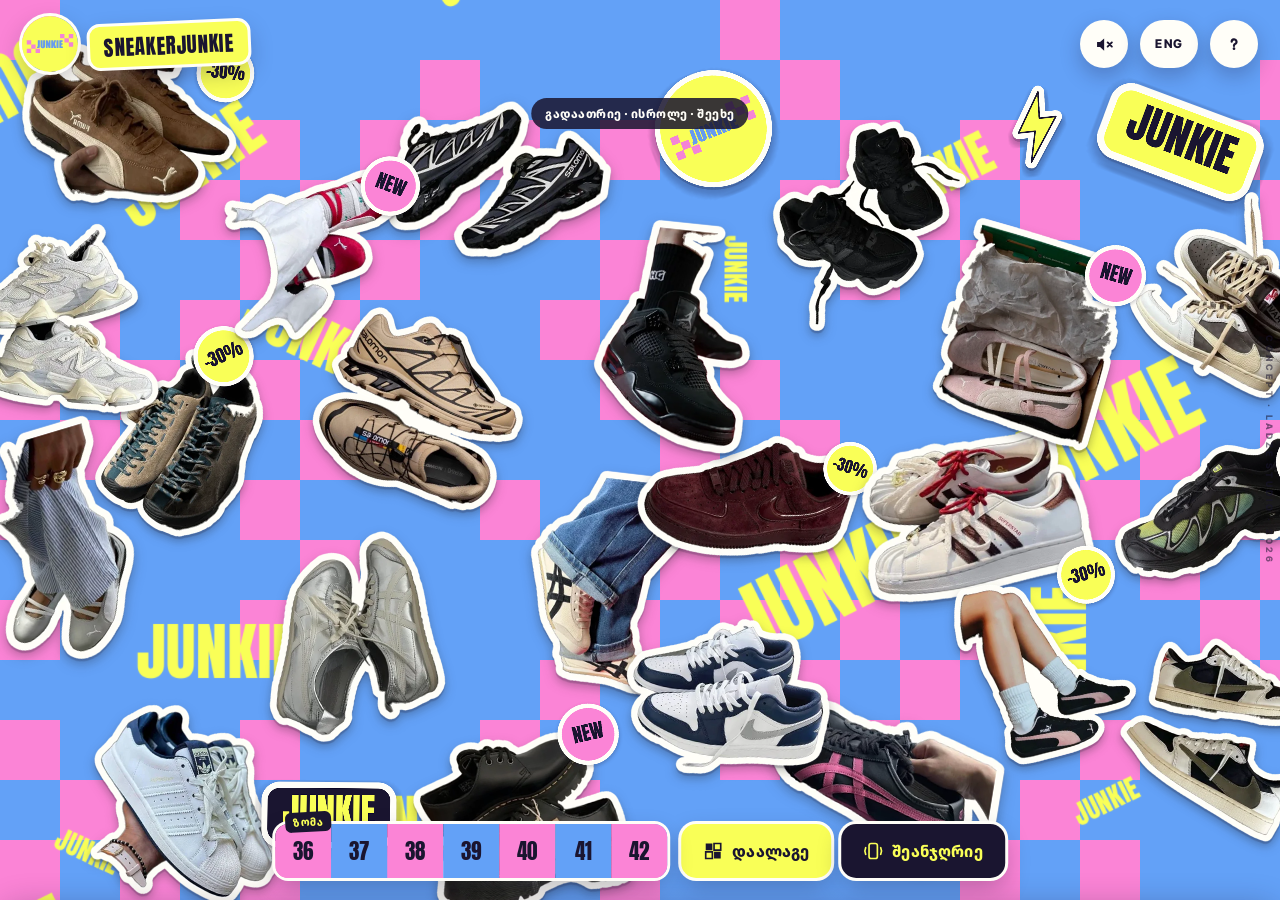
<file: index.html>
<!doctype html>
<html lang="ka">
<head>
<meta charset="utf-8">
<meta name="viewport" content="width=device-width, initial-scale=1, viewport-fit=cover">
<title>SNEAKERJUNKIE</title>
<meta name="description" content="Sneakerjunkie — ამ მაღაზიაში ნელ-ნელა ყველაფერს შეხვდები. მიწოდება საქართველოს ნებისმიერ წერტილში ელვის სისწრაფით.">
<meta name="robots" content="noindex, nofollow">
<meta name="theme-color" content="#1a1530">
<meta property="og:type" content="website">
<meta property="og:url" content="https://akultange.github.io/sneakerjunkie/">
<meta property="og:title" content="SNEAKERJUNKIE">
<meta property="og:description" content="ამ მაღაზიაში ნელ-ნელა ყველაფერს შეხვდები 🎡 მიწოდება ელვის ⚡ სისწრაფით">
<meta property="og:image" content="https://akultange.github.io/sneakerjunkie/og.jpg">
<meta property="og:image:width" content="1200">
<meta property="og:image:height" content="630">
<meta name="twitter:card" content="summary_large_image">
<link rel="icon" href="assets/brand/junkie-badge.svg" type="image/svg+xml">
<link rel="apple-touch-icon" href="apple-touch-icon.png">
<link rel="preload" href="assets/fonts/anton.woff2" as="font" type="font/woff2" crossorigin>
<link rel="preload" href="assets/fonts/geo-georgian.woff2" as="font" type="font/woff2" crossorigin>
<link rel="stylesheet" href="src/style.css?v=d92c0fd0">
</head>
<body class="is-loading">

<canvas id="board" aria-hidden="true"></canvas>
<div id="board-fallback" aria-hidden="true"><img id="ph" alt=""></div>
<div id="shade" aria-hidden="true"></div>

<section id="pdp" aria-hidden="true" aria-labelledby="sh-model">
  <div class="pdp-cover" id="pdp-cover"><button type="button" class="cover-hint" id="cover-hint" tabindex="-1"><svg viewBox="0 0 24 24" width="15" height="15" aria-hidden="true"><path d="M12 5v14M6 13l6 6 6-6" fill="none" stroke="currentColor" stroke-width="2.8" stroke-linecap="round" stroke-linejoin="round"/></svg><span id="cover-hint-t"></span></button></div>
  <article class="ticket" id="sheet">
    <div class="sh-stk" aria-hidden="true"></div>
    <div class="sh-scroll" id="sh-scroll">
      <div class="sh-in" id="sh-in">
        <div class="sh-head">
          <p class="sh-brand" id="sh-brand"></p>
          <h2 class="sh-model" id="sh-model"></h2>
          <p class="sh-color" id="sh-color"></p>
        </div>
        <div class="sh-price" id="sh-price"></div>
        <div class="sh-sizes-h"><span><span data-t="size">ზომა</span> <span class="sh-eu">EU</span></span><button type="button" class="sh-guide" id="sh-guide"><span data-t="guide">ზომების ცხრილი</span> →</button></div>
        <div class="sh-sizes" id="sh-sizes" role="radiogroup" aria-labelledby="sh-model"></div>
        <a class="sh-order" id="sh-order" href="https://m.me/61578929663578" target="_blank" rel="noopener">
          <span class="o-ic" aria-hidden="true"><svg viewBox="0 0 40 64" width="13" height="21" aria-hidden="true"><path d="M24 2 4 36h14l-6 26 24-38H22z" fill="currentColor"/></svg></span>
          <span class="o-txt"><span class="o-main" id="o-main">შეუკვეთე Messenger-ში</span><span class="o-sub" id="o-sub"></span></span>
          <svg class="o-go" viewBox="0 0 24 24" width="20" height="20" aria-hidden="true"><path d="M7 17 17 7M9 7h8v8" fill="none" stroke="currentColor" stroke-width="2.6" stroke-linecap="round" stroke-linejoin="round"/></svg>
        </a>
        <button type="button" class="sh-note" id="sh-note" aria-controls="accp-delivery"><span aria-hidden="true">🚤</span> <span id="sh-note-t">მიწოდება საქართველოს ნებისმიერ წერტილში ელვის ⚡ სისწრაფით</span></button>
      </div>
      <div class="acc" id="sh-acc"></div>
    </div>
  </article>
  <div class="pdp-photos" id="pdp-photos"></div>
  <div class="pdp-end" id="pdp-end"></div>
</section>

<div class="buybar" id="buybar" aria-hidden="true">
  <div class="bb-meta"><b id="bb-model"></b><span id="bb-price"></span></div>
  <a class="bb-order" id="bb-order" href="https://m.me/61578929663578" target="_blank" rel="noopener" tabindex="-1"><span id="bb-label"></span><svg viewBox="0 0 40 64" width="13" height="21" aria-hidden="true"><path d="M24 2 4 36h14l-6 26 24-38H22z" fill="currentColor"/></svg></a>
</div>

<canvas id="pile" role="img" aria-label="Sneakerjunkie — სნიკერების გროვა"></canvas>

<div id="grid" aria-hidden="true">
  <div id="grid-in"></div>
</div>

<header class="hdr">
  <button class="logo" id="logo" type="button" aria-label="Sneakerjunkie"><img src="assets/brand/junkie-badge.svg" alt="" width="48" height="48"></button>
  <span class="name" id="name">SNEAKERJUNKIE</span>
  <div class="pager" id="pager">
    <button class="pg" id="pg-prev" type="button" aria-label="წინა" data-tl="prev"><svg viewBox="0 0 24 24" width="18" height="18" aria-hidden="true"><path d="M15 5 8 12l7 7" fill="none" stroke="currentColor" stroke-width="2.8" stroke-linecap="round" stroke-linejoin="round"/></svg></button>
    <span class="pg-n" id="count" aria-live="polite"></span>
    <button class="pg" id="pg-next" type="button" aria-label="შემდეგი" data-tl="next"><svg viewBox="0 0 24 24" width="18" height="18" aria-hidden="true"><path d="M9 5l7 7-7 7" fill="none" stroke="currentColor" stroke-width="2.8" stroke-linecap="round" stroke-linejoin="round"/></svg></button>
  </div>
  <span class="sp"></span>
  <button class="round snd" id="snd" type="button" aria-pressed="false" aria-label="ხმა" data-tl="sound"><svg viewBox="0 0 24 24" width="21" height="21" aria-hidden="true"><path d="M3.5 9.2h3.4L11.6 5v14l-4.7-4.2H3.5z" fill="currentColor"/><path class="w" d="M15 9.2a4 4 0 0 1 0 5.6M17.8 6.6a7.8 7.8 0 0 1 0 10.8" fill="none" stroke="currentColor" stroke-width="2.2" stroke-linecap="round"/><path class="x" d="M15.6 9.6l4.8 4.8M20.4 9.6l-4.8 4.8" fill="none" stroke="currentColor" stroke-width="2.2" stroke-linecap="round"/></svg></button>
  <button class="pill" id="lang" type="button" lang="en">ENG</button>
  <button class="round" id="info" type="button" aria-label="ჩვენ შესახებ" data-tl="about"><svg viewBox="0 0 24 24" width="20" height="20" aria-hidden="true"><path d="M9.2 9.3a2.9 2.9 0 1 1 4 2.7c-.8.4-1.2 1-1.2 1.8v.6" fill="none" stroke="currentColor" stroke-width="2.6" stroke-linecap="round"/><circle cx="12" cy="17.6" r="1.6" fill="currentColor"/></svg></button>
  <button class="round" id="close" type="button" aria-label="დახურვა" data-tl="close"><svg viewBox="0 0 24 24" width="18" height="18"><path d="M6 6l12 12M18 6 6 18" stroke="currentColor" stroke-width="2.8" stroke-linecap="round"/></svg></button>
</header>

<nav class="dock" id="dock" aria-label="ფილტრი">
  <div class="sizes" id="sizes" role="group">
    <span class="lbl" data-t="size">ზომა</span>
  </div>
  <div class="acts">
    <button class="btn lemon" id="sort" type="button"><svg viewBox="0 0 24 24" width="20" height="20" aria-hidden="true"><path d="M3 3h8v8H3zM13 13h8v8h-8z" fill="currentColor"/><path d="M13 3h8v8h-8zM3 13h8v8H3z" fill="none" stroke="currentColor" stroke-width="2"/></svg><span data-t="sort">დაალაგე</span></button>
    <button class="btn ink" id="shake" type="button"><svg viewBox="0 0 24 24" width="20" height="20" aria-hidden="true"><rect x="7" y="3" width="10" height="18" rx="2.5" fill="none" stroke="currentColor" stroke-width="2"/><path d="M3 8c-1.3 2.6-1.3 5.4 0 8M21 8c1.3 2.6 1.3 5.4 0 8" fill="none" stroke="currentColor" stroke-width="2" stroke-linecap="round"/></svg><span data-t="shake">შეანჯღრიე</span></button>
  </div>
</nav>

<div id="peek" aria-hidden="true"></div>
<div id="hint" aria-hidden="true"></div>
<div id="toast" role="status" aria-live="polite"></div>
<p class="edge" aria-hidden="true">CONCEPT · LADZE STUDIO · 2026</p>
<a class="draft-badge" id="draft" href="admin.html" hidden><svg viewBox="0 0 24 24" width="15" height="15" aria-hidden="true"><path d="M4 20h4L19 9l-4-4L4 16zM13.5 6.5l4 4" fill="none" stroke="currentColor" stroke-width="2.4" stroke-linejoin="round"/></svg><span id="draft-t"></span></a>

<div id="about" role="dialog" aria-modal="true" aria-labelledby="about-t" aria-hidden="true">
  <div class="about-card">
    <button class="round about-x" id="about-x" type="button" aria-label="დახურვა" data-tl="close"><svg viewBox="0 0 24 24" width="18" height="18"><path d="M6 6l12 12M18 6 6 18" stroke="currentColor" stroke-width="2.8" stroke-linecap="round"/></svg></button>
    <img class="about-badge" src="assets/brand/junkie-badge.svg" alt="" width="92" height="92">
    <h2 id="about-t">SNEAKERJUNKIE</h2>
    <ul class="bio">
      <li><span aria-hidden="true">🎡</span><span data-t="bio0">ამ მაღაზიაში ნელ-ნელა ყველაფერს შეხვდები</span></li>
      <li><span aria-hidden="true">⛱️</span><span data-t="bio1">ჩვენთან მუდამ ექსკლუზივებია</span></li>
      <li><span aria-hidden="true">🚤</span><span data-t="delivery">მიწოდება საქართველოს ნებისმიერ წერტილში ელვის ⚡ სისწრაფით</span></li>
    </ul>
    <div class="about-cta">
      <a class="btn ink" id="about-msg" href="https://m.me/61578929663578" target="_blank" rel="noopener"><span data-t="write">მოგვწერე</span></a>
      <a class="btn cream" href="https://www.facebook.com/profile.php?id=61578929663578" target="_blank" rel="noopener">Facebook</a>
    </div>
    <a class="panel-link" href="admin.html"><span data-t="panelLink">მაღაზიის მართვის პანელი</span> →</a>
    <p class="demo" data-t="demo">ეს არის Sneakerjunkie-ს საიტის კონცეფცია. ფოტოები მათი Facebook გვერდიდანაა, ფასები და ზომები სადემონსტრაციოა.</p>
    <p class="credit" data-t="credit">კონცეფცია და დიზაინი: LADZE studio</p>
  </div>
</div>

<nav class="sr-only" id="list" aria-label="წყვილები"></nav>

<div id="loader">
  <img src="assets/brand/junkie-badge.svg" alt="" width="112" height="112">
  <div class="ld-bar" aria-hidden="true"><i></i></div>
</div>

<i class="tint" id="tint-top" aria-hidden="true"></i>
<i class="tint" id="tint-bot" aria-hidden="true"></i>

<noscript><p class="nojs">Sneakerjunkie — <a href="https://www.facebook.com/profile.php?id=61578929663578">Facebook</a></p></noscript>
<script type="module" src="src/app.js?v=ceca86e4"></script>
</body>
</html>
</file>
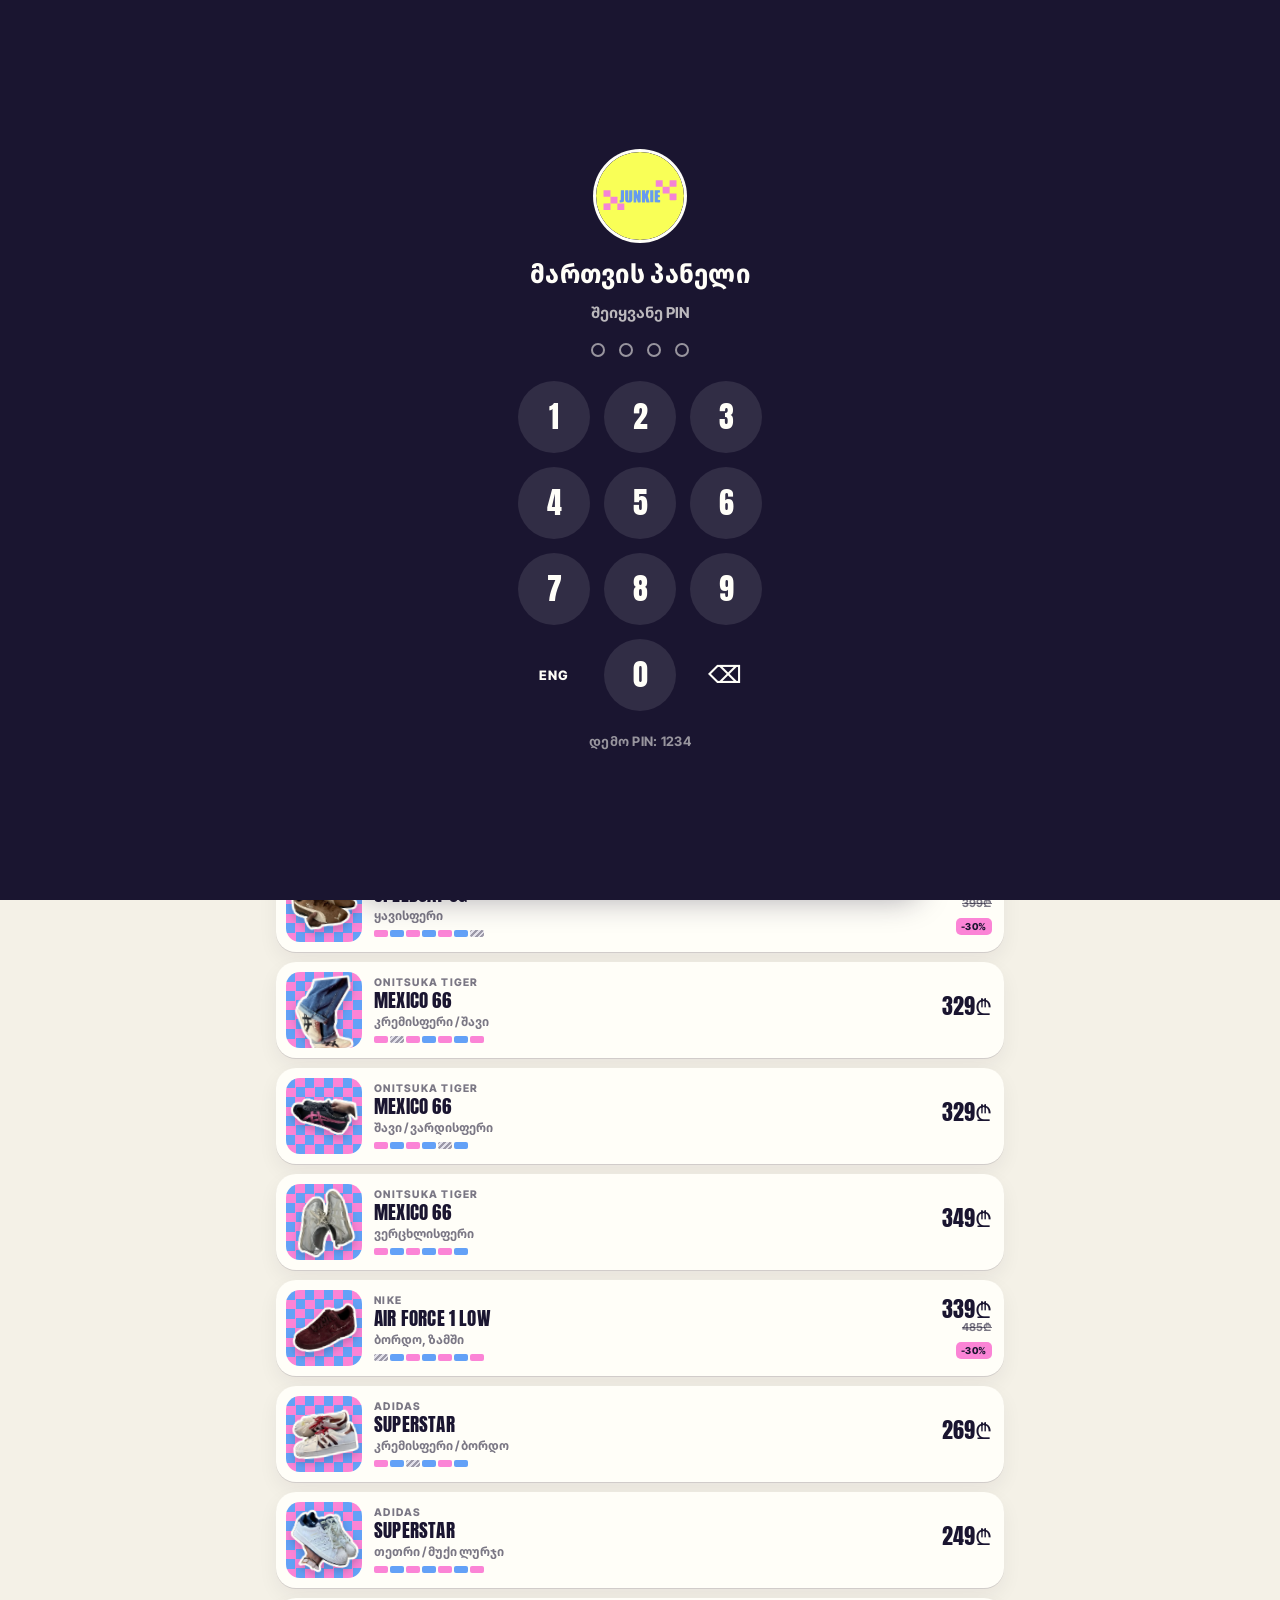
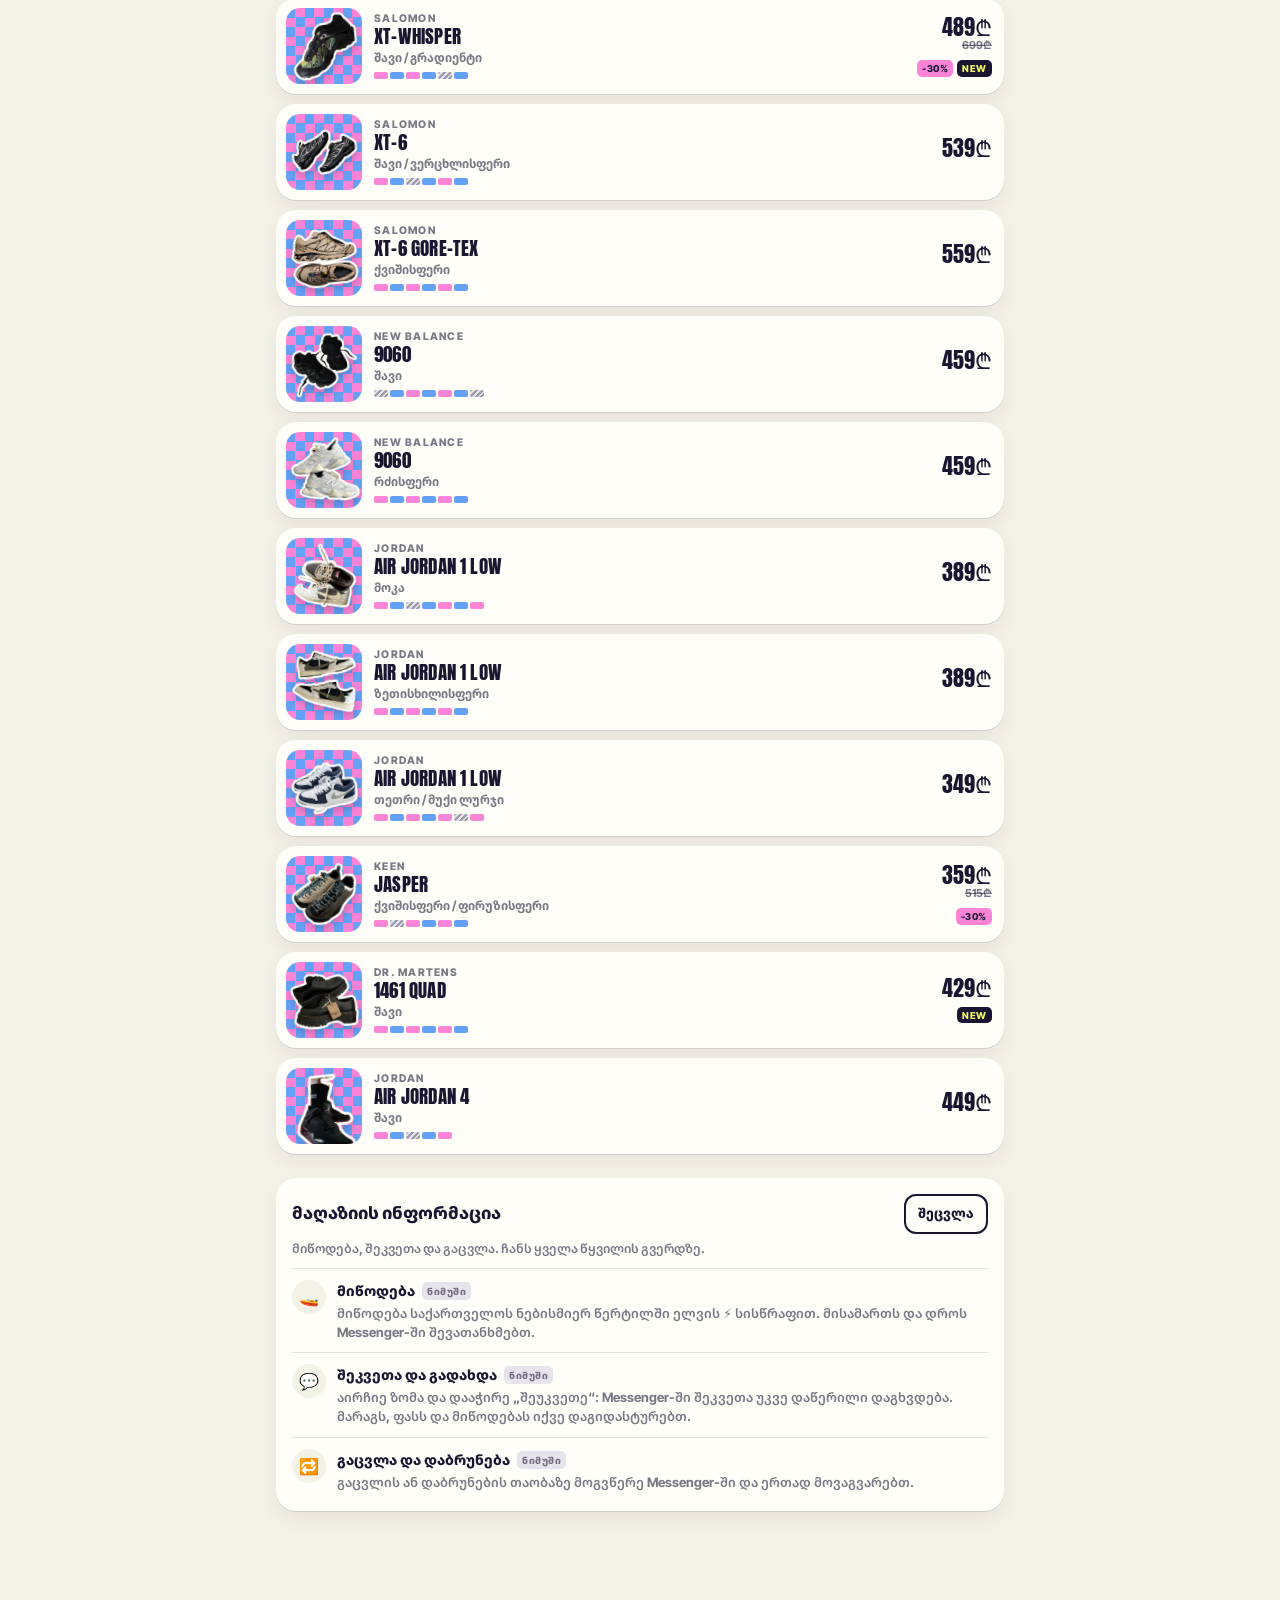
<file: admin.html>
<!doctype html>
<html lang="ka">
<head>
<meta charset="utf-8">
<meta name="viewport" content="width=device-width, initial-scale=1, viewport-fit=cover">
<title>SNEAKERJUNKIE · მართვა</title>
<meta name="robots" content="noindex, nofollow">
<meta name="referrer" content="no-referrer">
<meta name="theme-color" content="#1a1530">
<link rel="icon" href="assets/brand/junkie-badge.svg" type="image/svg+xml">
<link rel="apple-touch-icon" href="apple-touch-icon.png">
<link rel="preload" href="assets/fonts/anton.woff2" as="font" type="font/woff2" crossorigin>
<link rel="preload" href="assets/fonts/geo-georgian.woff2" as="font" type="font/woff2" crossorigin>
<link rel="stylesheet" href="src/admin.css?v=17d33994">
</head>
<body class="is-locked">

<section id="lock" aria-labelledby="lock-t">
  <img class="lk-badge" src="assets/brand/junkie-badge.svg" alt="" width="88" height="88">
  <h1 id="lock-t" class="lk-t" data-t="panel">მართვის პანელი</h1>
  <p class="lk-sub" data-t="enterPin">შეიყვანე PIN</p>
  <div class="dots" id="dots" aria-live="polite"><i></i><i></i><i></i><i></i></div>
  <div class="pad" id="pad">
    <button type="button" data-k="1">1</button><button type="button" data-k="2">2</button><button type="button" data-k="3">3</button>
    <button type="button" data-k="4">4</button><button type="button" data-k="5">5</button><button type="button" data-k="6">6</button>
    <button type="button" data-k="7">7</button><button type="button" data-k="8">8</button><button type="button" data-k="9">9</button>
    <button type="button" class="ghost" data-k="lang" lang="en">ENG</button><button type="button" data-k="0">0</button><button type="button" class="ghost" data-k="del" aria-label="წაშლა" data-tl="erase">⌫</button>
  </div>
  <p class="lk-hint" data-t="demoPin">დემო PIN: 1234</p>
</section>

<main id="home">
  <header class="top">
    <div class="top-row">
      <a class="badge" href="./" target="_blank" rel="noopener" aria-label="Sneakerjunkie"><img src="assets/brand/junkie-badge.svg" alt="" width="44" height="44"></a>
      <h1 class="ttl"><span class="ttl-chip" data-t="panel">მართვის პანელი</span></h1>
      <span class="sp"></span>
      <button class="mode" id="mode" type="button" aria-haspopup="dialog"><i aria-hidden="true"></i><span id="mode-t">DEMO</span></button>
      <button class="pill" id="lang" type="button" lang="en">ENG</button>
      <a class="pill ink site-pill" href="./" target="_blank" rel="noopener"><span data-t="site">საიტი</span> ↗</a>
    </div>
  </header>

  <div class="wrap">
    <section class="stats" id="stats" aria-live="polite"></section>
    <section class="acct" id="acct"></section>

    <div class="tools" id="tools">
      <label class="search"><svg viewBox="0 0 24 24" width="18" height="18" aria-hidden="true"><circle cx="10.5" cy="10.5" r="6.5" fill="none" stroke="currentColor" stroke-width="2.4"/><path d="M15.5 15.5 20 20" stroke="currentColor" stroke-width="2.4" stroke-linecap="round"/></svg><input id="q" type="search" autocomplete="off" data-tp="search" placeholder="მოძებნე წყვილი"></label>
      <button class="arr-btn" id="arrange" type="button" aria-pressed="false"><svg viewBox="0 0 24 24" width="18" height="18" aria-hidden="true"><path d="M8 20V5M4 9l4-4 4 4M16 4v15M12 15l4 4 4-4" fill="none" stroke="currentColor" stroke-width="2.4" stroke-linecap="round" stroke-linejoin="round"/></svg><span id="arrange-t" data-t="arrange">დალაგება</span></button>
    </div>
    <p class="ar-hint" id="ar-hint" data-t="arrangeHint"></p>

    <ul class="list" id="list"></ul>
    <p class="empty" id="empty" hidden data-t="noMatch">ვერაფერი მოიძებნა</p>

    <section class="off" id="off" hidden aria-labelledby="off-t">
      <div class="off-h"><h2 id="off-t" data-t="offTitle">დამალული</h2><span class="off-n" id="off-n"></span></div>
      <p class="off-hint" data-t="offHint"></p>
      <ul class="list" id="list-off"></ul>
    </section>

    <section class="shopinfo" id="shopinfo" aria-labelledby="si-t">
      <div class="si-h"><h2 id="si-t" data-t="siTitle">მაღაზიის ინფორმაცია</h2><button type="button" class="btn ghost sm" id="si-edit" data-t="siEdit">შეცვლა</button></div>
      <p class="si-sub" data-t="siSub"></p>
      <ul class="si-list" id="si-list"></ul>
    </section>

    <p class="foot-note"><button type="button" class="link" id="discard" hidden></button></p>
  </div>

  <div class="dock" id="dock">
    <div class="pend" id="pend" hidden>
      <span class="pend-dot" aria-hidden="true"></span><span class="pend-t" id="pend-t" aria-live="polite"></span>
      <a class="pend-see" href="./" target="_blank" rel="noopener"><span data-t="seeWall">ნახე საიტზე</span> ↗</a>
    </div>
    <div class="dock-row">
      <button class="add" id="add" type="button"><span class="add-plus" aria-hidden="true">+</span><span data-t="newPair">ახალი წყვილი</span></button>
      <button class="pub" id="pub" type="button" hidden><span class="pub-spin" aria-hidden="true"></span><span id="pub-t"></span><b id="pub-n"></b></button>
    </div>
  </div>
</main>

<section id="editor" role="dialog" aria-modal="true" aria-labelledby="ed-t" hidden>
  <header class="ed-top">
    <button type="button" class="round" id="ed-x" aria-label="დახურვა" data-tl="close"><svg viewBox="0 0 24 24" width="18" height="18"><path d="M6 6l12 12M18 6 6 18" stroke="currentColor" stroke-width="2.8" stroke-linecap="round"/></svg></button>
    <h2 id="ed-t" data-t="newPair">ახალი წყვილი</h2>
    <span class="sp"></span>
    <button type="button" class="ed-undo" id="ed-undo" data-t="undo" hidden>ცვლილებების გაუქმება</button>
    <button type="button" class="ed-del" id="ed-del" data-t="delete">წაშლა</button>
  </header>

  <div class="ed-body" id="ed-body">
    <section class="ed-sec">
      <div class="stage" id="stage">
        <img class="stage-photo" id="stage-photo" alt="">
        <img class="stage-sticker" id="stage-sticker" alt="">
        <div class="stage-scan" aria-hidden="true"></div>
        <label class="stage-empty" for="file">
          <span class="cam" aria-hidden="true"><svg viewBox="0 0 24 24" width="30" height="30"><path d="M4 8.5A2.5 2.5 0 0 1 6.5 6h1.7l1.3-2h5l1.3 2h1.7A2.5 2.5 0 0 1 20 8.5v8A2.5 2.5 0 0 1 17.5 19h-11A2.5 2.5 0 0 1 4 16.5z" fill="none" stroke="currentColor" stroke-width="2"/><circle cx="12" cy="12.5" r="3.6" fill="none" stroke="currentColor" stroke-width="2"/></svg></span>
          <b data-t="addPhotos">ფოტოს დამატება</b>
          <small data-t="photosHint">პირველი ფოტო თავისით იქცევა სტიკერად</small>
        </label>
        <p class="stage-status" id="stage-status" aria-live="polite"></p>
      </div>
      <div class="stk-actions" id="stk-actions">
        <button type="button" class="chip" id="recut"><svg viewBox="0 0 24 24" width="16" height="16" aria-hidden="true"><circle cx="6" cy="7" r="3" fill="none" stroke="currentColor" stroke-width="2"/><circle cx="6" cy="17" r="3" fill="none" stroke="currentColor" stroke-width="2"/><path d="M8.5 8.5 20 18M8.5 15.5 20 6" stroke="currentColor" stroke-width="2" stroke-linecap="round"/></svg><span data-t="recut">ხელახლა ჭრა</span></button>
        <button type="button" class="chip" id="asphoto"><svg viewBox="0 0 24 24" width="16" height="16" aria-hidden="true"><rect x="4" y="5" width="16" height="14" rx="3" fill="none" stroke="currentColor" stroke-width="2"/><path d="m6 17 4.5-5 3 3 2-2L19 17" fill="none" stroke="currentColor" stroke-width="2" stroke-linejoin="round"/></svg><span data-t="asPhoto">მთლიანი ფოტო</span></button>
      </div>
      <div class="photos" id="photos"></div>
      <p class="ph-hint" id="ph-hint" data-t="photoTap"></p>
    </section>

    <section class="ed-sec form">
      <label class="f"><span data-t="brand">ბრენდი</span><input id="f-brand" list="brands" autocomplete="off" autocapitalize="words" enterkeyhint="next"></label>
      <div class="chips-row" id="brand-chips"></div>
      <label class="f"><span data-t="model">მოდელი</span><input id="f-model" autocomplete="off" autocapitalize="words" enterkeyhint="next"></label>
      <div class="row2">
        <label class="f"><span data-t="colorKa">ფერი</span><input id="f-color-ka" autocomplete="off" enterkeyhint="next"></label>
        <label class="f"><span data-t="colorEn">ფერი ინგლისურად</span><input id="f-color-en" autocomplete="off" lang="en" enterkeyhint="next"></label>
      </div>
      <label class="f money"><span data-t="price">ფასი</span><input id="f-price" inputmode="numeric" pattern="[0-9]*" autocomplete="off"><i>₾</i></label>
      <div class="disc" id="disc">
        <div class="disc-h"><span data-t="discount">ფასდაკლება</span><span class="disc-out" id="disc-out" aria-live="polite"></span></div>
        <div class="chips-row disc-chips" id="disc-chips" role="radiogroup"></div>
        <label class="f money disc-own" id="disc-own" hidden><span data-t="salePrice">ფასდაკლებული ფასი</span><input id="f-sale" inputmode="numeric" pattern="[0-9]*" autocomplete="off"><i>₾</i></label>
      </div>
      <label class="f"><span data-t="descKa">აღწერა</span><textarea id="f-desc-ka" rows="3" data-tp="descPh" placeholder=""></textarea></label>
      <label class="f"><span data-t="descEn">აღწერა ინგლისურად</span><textarea id="f-desc-en" rows="3" lang="en" data-tp="descPhEn" placeholder=""></textarea></label>
    </section>

    <section class="ed-sec">
      <div class="sec-h"><h3 data-t="sizes">ზომები</h3><span class="sp"></span><button type="button" class="link" id="sz-fill">36–42</button><button type="button" class="link" id="sz-clear" data-t="clear">გასუფთავება</button></div>
      <div class="sizes" id="f-sizes"></div>
      <p class="legend"><i class="lg in"></i><span data-t="inStock">მარაგშია</span><i class="lg out"></i><span data-t="soldOut">ამოიწურა</span><span class="sp"></span><span class="tap" data-t="tapCycle">შეეხე ზომას ↻</span></p>
    </section>

    <section class="ed-sec">
      <h3 data-t="labels">ნიშნები</h3>
      <div class="toggles">
        <button type="button" class="tog" id="t-new" aria-pressed="false"><span class="dot pink">NEW</span><span data-t="tagNew">ახალი</span></button>
        <button type="button" class="tog" id="t-excl" aria-pressed="false"><span class="dot lemon">★</span><span data-t="tagExcl">ექსკლუზივი</span></button>
      </div>
      <label class="switch"><input type="checkbox" id="f-visible" checked><span class="sw" aria-hidden="true"></span><span data-t="visible">საიტზე ჩანს</span></label>
    </section>
  </div>

  <footer class="ed-foot">
    <p class="err" id="ed-err" role="alert"></p>
    <button type="button" class="save" id="save"><span data-t="save">შენახვა</span></button>
  </footer>
</section>

<section id="done" hidden>
  <div class="done-card">
    <div class="done-stage"><img id="done-img" alt=""></div>
    <h2 data-t="doneTitle">დაემატა!</h2>
    <p class="done-name" id="done-name"></p>
    <p class="done-sub" id="done-sub"></p>
    <div class="done-row">
      <a class="btn lemon" id="done-view" href="./" target="_blank" rel="noopener"><span data-t="seeOnSite">ნახე საიტზე</span> →</a>
      <button type="button" class="btn ghost" id="done-more" data-t="addAnother">კიდევ ერთი</button>
    </div>
  </div>
</section>

<div class="sheet" id="acct-sheet" role="dialog" aria-modal="true" aria-labelledby="as-t" hidden>
  <div class="sheet-card">
    <button type="button" class="round sheet-x" data-close aria-label="დახურვა" data-tl="close"><svg viewBox="0 0 24 24" width="18" height="18"><path d="M6 6l12 12M18 6 6 18" stroke="currentColor" stroke-width="2.8" stroke-linecap="round"/></svg></button>
    <div id="as-body"></div>
  </div>
</div>

<div class="sheet" id="pub-sheet" role="dialog" aria-modal="true" aria-labelledby="ps-t" hidden>
  <div class="sheet-card">
    <button type="button" class="round sheet-x" data-close aria-label="დახურვა" data-tl="close"><svg viewBox="0 0 24 24" width="18" height="18"><path d="M6 6l12 12M18 6 6 18" stroke="currentColor" stroke-width="2.8" stroke-linecap="round"/></svg></button>
    <div id="ps-body"></div>
  </div>
</div>

<div class="sheet" id="sale-sheet" role="dialog" aria-modal="true" aria-labelledby="ss-t" hidden>
  <div class="sheet-card">
    <button type="button" class="round sheet-x" data-close aria-label="დახურვა" data-tl="close"><svg viewBox="0 0 24 24" width="18" height="18"><path d="M6 6l12 12M18 6 6 18" stroke="currentColor" stroke-width="2.8" stroke-linecap="round"/></svg></button>
    <div id="ss-body"></div>
  </div>
</div>

<div class="sheet" id="si-sheet" role="dialog" aria-modal="true" aria-labelledby="sis-t" hidden>
  <div class="sheet-card">
    <button type="button" class="round sheet-x" data-close aria-label="დახურვა" data-tl="close"><svg viewBox="0 0 24 24" width="18" height="18"><path d="M6 6l12 12M18 6 6 18" stroke="currentColor" stroke-width="2.8" stroke-linecap="round"/></svg></button>
    <div id="sis-body"></div>
  </div>
</div>

<div class="confirm" id="ask" role="alertdialog" aria-modal="true" aria-labelledby="ask-t" hidden>
  <div class="confirm-card">
    <p id="ask-t"></p>
    <div class="confirm-row"><button type="button" class="btn ghost" id="ask-no" data-t="cancel">არა</button><button type="button" class="btn danger" id="ask-yes"></button></div>
  </div>
</div>

<datalist id="brands"></datalist>
<input type="file" id="file" class="vh" accept="image/*" multiple tabindex="-1" aria-hidden="true">
<div id="toast" role="status" aria-live="polite"></div>
<script type="module" src="src/admin.js?v=df3ba749"></script>
</body>
</html>
</file>
<file: src/style.css>
@font-face{font-family:Anton;src:url(../assets/fonts/anton.woff2) format("woff2");font-display:block}@font-face{font-family:Geo;src:url(../assets/fonts/geo-georgian.woff2) format("woff2-variations"),url(../assets/fonts/geo-georgian.woff2) format("woff2");font-weight:100 900;font-stretch:62.5% 100%;unicode-range:U+10A0-10FF,U+1C90-1CBF,U+2D00-2D2F;font-display:swap}@font-face{font-family:Geo;src:url(../assets/fonts/geo-latin.woff2) format("woff2-variations"),url(../assets/fonts/geo-latin.woff2) format("woff2");font-weight:100 900;font-stretch:62.5% 100%;unicode-range:U+0000-00FF,U+2013-2014,U+2018-201E,U+2022,U+2026;font-display:swap}@font-face{font-family:Lari;src:url(../assets/fonts/geo-latin-ext.woff2) format("woff2-variations"),url(../assets/fonts/geo-latin-ext.woff2) format("woff2");font-weight:100 900;font-stretch:62.5% 100%;unicode-range:U+20BE;font-display:block}@font-face{font-family:IT;src:url(../assets/fonts/it-500.woff2) format("woff2");font-weight:500;font-display:swap}@font-face{font-family:IT;src:url(../assets/fonts/it-700.woff2) format("woff2");font-weight:700;font-display:swap}@font-face{font-family:IT;src:url(../assets/fonts/it-800.woff2) format("woff2");font-weight:800;font-display:swap}:root{--lemon: #f9ff57;--blue: #63a1f7;--pink: #fb84d6;--ink: #1a1530;--cream: #fffef8;--disp: "Anton", "Lari", "Geo", sans-serif;--ui: "IT", "Lari", "Geo", system-ui, -apple-system, sans-serif;--ease: cubic-bezier(.2, .9, .1, 1);--spring: cubic-bezier(.3, 1.45, .45, 1);--lift: 0 0 0 3px var(--cream), 0 10px 24px rgba(26, 21, 48, .28);--sheet-h: 360px;--ease-out: cubic-bezier(.23, 1, .32, 1);--ease-drawer: cubic-bezier(.32, .72, 0, 1);--ctl: 44px;--hdr-h: 72px;--cover-h: 58vh;--top: env(safe-area-inset-top, 0px);--bot: env(safe-area-inset-bottom, 0px)}*{box-sizing:border-box}html,body{margin:0;height:100%;overflow:hidden;overscroll-behavior:none;background:var(--ink)}body{font-family:var(--ui);color:var(--ink);-webkit-font-smoothing:antialiased;-moz-osx-font-smoothing:grayscale;font-synthesis:none;text-rendering:optimizeLegibility;-webkit-tap-highlight-color:transparent;touch-action:manipulation;user-select:none;-webkit-user-select:none;-webkit-touch-callout:none}button{font:inherit;color:inherit;border:0;background:none;padding:0;cursor:pointer;touch-action:manipulation}a{color:inherit}:focus{outline:none}:focus-visible{outline:3px solid var(--ink);outline-offset:3px}.sr-only:not(:focus-within){position:absolute;width:1px;height:1px;overflow:hidden;clip:rect(0 0 0 0);white-space:nowrap}.sr-only:focus-within{position:fixed;z-index:40;left:12px;top:80px;display:flex;flex-direction:column;gap:4px;background:var(--lemon);padding:12px;border-radius:14px;max-height:70vh;overflow:auto}:lang(ka) .geo-h{font-stretch:80%}#board,#pile{position:fixed;inset:0;width:100%;height:100%;display:block}#board{z-index:0}#board-fallback{display:none}#shade{z-index:3}#pdp{z-index:4}#pile{z-index:5;touch-action:none}#grid{z-index:6}.buybar{z-index:7}.hdr,.dock,.edge{z-index:8}#peek{z-index:9}#hint,#toast{z-index:12}#about{z-index:20}#loader{z-index:30}.is-product #pile{pointer-events:none}.hdr{position:fixed;top:0;left:0;right:0;display:flex;align-items:center;gap:10px;padding:calc(10px + var(--top)) max(16px,env(safe-area-inset-right,0px)) 8px max(16px,env(safe-area-inset-left,0px));pointer-events:none;transition:transform .7s var(--ease),opacity .4s}.hdr>*{pointer-events:auto}.logo{width:48px;height:48px;border-radius:50%;flex:none;box-shadow:var(--lift);transition:transform .5s var(--spring)}.logo img{display:block;width:100%;height:100%;border-radius:50%}.logo:active{transform:scale(.92) rotate(-8deg)}.name{font:400 17px/1 var(--disp);letter-spacing:.03em;background:var(--lemon);color:var(--ink);padding:9px 11px 8px;border-radius:10px;box-shadow:var(--lift);transform:rotate(-2.5deg);white-space:nowrap}.pager{display:none;align-items:center;height:var(--ctl);flex:none;border-radius:99px;background:var(--ink);color:var(--lemon);box-shadow:0 8px 20px #1a15304d}.is-product .pager{display:flex}.pg{width:40px;height:100%;display:grid;place-items:center;border-radius:99px;color:inherit;transition:transform .16s var(--ease-out)}.pg:active{transform:scale(.86)}.pg-n{min-width:52px;text-align:center;font:400 18px/1 var(--disp);letter-spacing:.02em;padding-top:1px;white-space:nowrap;font-variant-numeric:tabular-nums}.pg-n small{font-size:.72em;opacity:.62}.hdr .sp{flex:1}.pill{height:var(--ctl);min-width:var(--ctl);padding:0 15px;border-radius:99px;flex:none;display:inline-flex;align-items:center;justify-content:center;background:var(--cream);color:var(--ink);font:800 12px/1 var(--ui);letter-spacing:.1em;box-shadow:0 8px 20px #1a153040;transition:transform .16s var(--ease-out)}.round{width:var(--ctl);height:var(--ctl);border-radius:50%;flex:none;display:grid;place-items:center;background:var(--cream);color:var(--ink);box-shadow:0 8px 20px #1a153040;transition:transform .16s var(--ease-out),background-color .2s,color .2s}.round svg{display:block}.pill:active,.round:active{transform:scale(.92)}.snd .x,.snd[aria-pressed=false] .w{display:none}.snd[aria-pressed=false] .x{display:inline}.snd[aria-pressed=true]{background:var(--ink);color:var(--lemon)}#close{display:none}.is-product #close{display:grid}.is-product #info,.is-product .name{display:none}.dock{position:fixed;left:max(16px,env(safe-area-inset-left,0px));right:max(16px,env(safe-area-inset-right,0px));bottom:calc(12px + var(--bot));display:flex;flex-direction:column;gap:10px;transition:transform .6s var(--ease),opacity .3s}.sizes{position:relative;display:flex;border-radius:13px;box-shadow:var(--lift)}.sizes .lbl{position:absolute;left:10px;top:-12px;z-index:1;font:800 11px/1 var(--ui);font-stretch:85%;letter-spacing:.04em;background:var(--ink);color:var(--lemon);padding:5px 8px 4px;border-radius:6px;transform:rotate(-3deg);pointer-events:none}.sizes button{flex:1;height:46px;position:relative;font:400 19px/1 var(--disp);color:var(--ink);background:var(--pink);transition:background-color .25s,color .25s,transform .35s var(--spring)}.sizes button:nth-of-type(2n){background:var(--blue)}.sizes button:first-of-type{border-radius:13px 0 0 13px}.sizes button:last-of-type{border-radius:0 13px 13px 0}.sizes button[aria-pressed=true]{background:var(--ink);color:var(--lemon);transform:translateY(-3px) rotate(-3deg);border-radius:9px;z-index:1;box-shadow:0 0 0 3px var(--cream)}.sizes button.empty{color:#1a153061}.acts{display:grid;grid-template-columns:1fr 1fr;gap:10px}.btn{height:54px;border-radius:15px;display:flex;align-items:center;justify-content:center;gap:9px;font:800 16px/1 var(--ui);font-stretch:88%;letter-spacing:.01em;box-shadow:var(--lift);text-decoration:none;transition:transform .35s var(--spring)}.btn:active{transform:scale(.96)}.btn.lemon{background:var(--lemon);color:var(--ink)}.btn.ink{background:var(--ink);color:var(--lemon)}.btn.cream{background:var(--cream);color:var(--ink)}.btn svg{flex:none}.hdr>*{transition:opacity .5s,transform .7s var(--spring)}.is-loading .hdr>*{opacity:0;transform:translateY(-14px)}.is-loading .hdr>.logo{transform:none;transition:none}.hdr>:nth-child(2){transition-delay:.05s}.hdr>:nth-child(5){transition-delay:.12s}.hdr>:nth-child(6){transition-delay:.18s}.is-loading .dock{transform:translateY(160%)}.is-product .dock{transform:translateY(170%);pointer-events:none}#grid{position:fixed;inset:0;overflow-x:hidden;overflow-y:auto;overscroll-behavior:contain;-webkit-overflow-scrolling:touch;visibility:hidden;pointer-events:none}.is-grid #grid{visibility:visible;pointer-events:auto}.is-grid.is-product #grid{pointer-events:none}#grid-in{position:relative;transition:opacity .35s}.is-product #grid-in{opacity:0}.slot{position:absolute;display:block;text-decoration:none;-webkit-touch-callout:none}.slot:focus-visible{outline:3px solid var(--ink);outline-offset:-6px;border-radius:18px}.tag{position:absolute;left:10px;bottom:10px;max-width:calc(100% - 20px);background:var(--ink);color:var(--cream);border-radius:10px;padding:7px 9px 6px;box-shadow:0 0 0 2.5px var(--cream),0 8px 18px #1a15304d;transform:translateY(8px) rotate(-2deg);opacity:0;transition:opacity .35s,transform .5s var(--spring)}.is-grid .slot .tag{opacity:1;transform:rotate(-2deg)}.is-product .slot .tag{opacity:0}.tag b{display:block;font:400 14px/1.05 var(--disp);letter-spacing:.03em;text-transform:uppercase;white-space:nowrap;overflow:hidden;text-overflow:ellipsis}.tag span{display:flex;align-items:baseline;gap:6px;margin-top:3px}.tag i{font:400 20px/1 var(--disp);font-style:normal;color:var(--lemon)}.tag s{font:700 11px/1 var(--ui);opacity:.55}.tag em{font:400 12px/1 var(--disp);font-style:normal;background:var(--pink);color:var(--ink);padding:3px 5px 2px;border-radius:5px}.grid-foot{position:absolute;left:12px;right:12px;background:var(--ink);color:var(--cream);border-radius:22px;padding:22px 20px 20px;box-shadow:0 0 0 3px var(--cream)}.grid-foot h3{margin:0 0 10px;font:400 30px/1 var(--disp);color:var(--lemon);letter-spacing:.02em}.grid-foot p{margin:6px 0 0;font:500 14px/1.45 var(--ui)}.grid-foot .demo,.about-card .demo{opacity:.6;font-size:12px;margin-top:14px}#shade{position:fixed;inset:0;background:var(--ink);opacity:0;pointer-events:none;transition:opacity .28s var(--ease-out)}.is-product #shade{transition:none}#pdp{position:fixed;inset:0;overflow-x:hidden;overflow-y:auto;overscroll-behavior:contain;-webkit-overflow-scrolling:touch;scrollbar-width:none;visibility:hidden;opacity:0;pointer-events:none;transition:opacity .24s var(--ease-out),visibility 0s .24s}#pdp::-webkit-scrollbar{display:none}.is-product #pdp{visibility:visible;opacity:1;pointer-events:auto;transition:opacity .1s,visibility 0s}.pdp-cover{position:relative;height:var(--cover-h);touch-action:pan-y;cursor:pointer}.cover-hint{position:absolute;left:max(16px,env(safe-area-inset-left,0px));bottom:18px;display:inline-flex;align-items:center;gap:7px;height:36px;padding:0 13px 0 11px;border-radius:99px;background:#1a1530c7;color:var(--cream);-webkit-backdrop-filter:blur(8px);backdrop-filter:blur(8px);font:800 12.5px/1 var(--ui);font-stretch:92%;letter-spacing:.02em;white-space:nowrap;opacity:0;transform:translateY(6px);pointer-events:none;transition:opacity .25s,transform .4s var(--ease-out)}.has-photos .cover-hint{opacity:1;transform:none;pointer-events:auto;transition-delay:.45s}.has-photos.pdp-scrolled .cover-hint{opacity:0;transform:translateY(-6px);pointer-events:none;transition-delay:0s}.cover-hint svg{animation:hint-bob 1.8s var(--ease-out) infinite}@keyframes hint-bob{0%,55%,to{transform:none}25%{transform:translateY(3px)}}.ticket{position:relative;background:var(--lemon);color:var(--ink);border-radius:26px 26px 0 0;box-shadow:0 -2px 0 3px var(--cream),0 -18px 50px #1a15304d;transform:translateY(calc(100vh - var(--cover-h) + 40px));transition:transform .3s var(--ease-out)}.is-product .ticket{transform:none;transition:transform .62s var(--ease-drawer)}.sh-stk{position:absolute;right:4px;top:-96px;width:50%;height:168px;pointer-events:none}.stk-dock{position:absolute;left:50%;top:50%;width:0;height:0;pointer-events:none}.stk-dock[hidden]{display:none}.stk-dock img,.sd-rot{position:absolute;left:0;top:0;max-width:none}.sd-sh{opacity:.3}.sd-sil{opacity:.2;filter:brightness(0)}.sd-dot[hidden]{display:none}.sh-scroll{padding:18px max(16px,env(safe-area-inset-right,0px)) 4px max(16px,env(safe-area-inset-left,0px))}.sh-in{position:relative}.sh-head{padding-right:46%;min-height:112px;display:flex;flex-direction:column;justify-content:flex-end}.sh-brand{margin:0;font:800 11px/1 var(--ui);letter-spacing:.16em;text-transform:uppercase;opacity:.7}.sh-model{margin:5px 0 0;font:400 38px/.92 var(--disp);letter-spacing:.01em;text-transform:uppercase;overflow:hidden}.sh-model .w{white-space:nowrap}.sh-color{margin:6px 0 0;font:700 14px/1.2 var(--ui);font-stretch:90%;white-space:nowrap;overflow:hidden;text-overflow:ellipsis}.sh-price{display:flex;align-items:center;gap:10px;margin-top:10px;flex-wrap:nowrap;overflow:hidden;height:46px;-webkit-mask-image:linear-gradient(90deg,#000 88%,transparent);mask-image:linear-gradient(90deg,#000 88%,transparent)}.sh-price b{font:400 42px/1 var(--disp);font-weight:400;flex:none}.sh-price s{font:700 16px/1 var(--ui);opacity:.5;flex:none}.sh-price em{flex:none;font:400 17px/1 var(--disp);font-style:normal;background:var(--pink);padding:6px 8px 5px;border-radius:8px;box-shadow:0 0 0 2.5px var(--cream);transform:rotate(-4deg)}.sh-price .t{flex:none;font:800 11px/1 var(--ui);letter-spacing:.08em;text-transform:uppercase;background:var(--ink);color:var(--lemon);padding:6px 8px 5px;border-radius:7px;white-space:nowrap}.sh-price .t.draft{background:var(--pink);color:var(--ink)}.sh-sizes-h{display:flex;align-items:baseline;justify-content:space-between;margin:14px 2px 7px;font:800 12px/1 var(--ui);letter-spacing:.06em}.sh-eu{opacity:.5;margin-left:4px}.sh-guide{font:800 12px/1 var(--ui);letter-spacing:.02em;color:var(--ink);text-decoration:underline;text-underline-offset:3px;text-decoration-thickness:1.5px;padding:4px 0}.sh-sizes{display:grid;grid-auto-flow:column;grid-auto-columns:1fr;border-radius:12px;box-shadow:inset 0 0 0 2.5px var(--ink);overflow:hidden}.sh-sizes button{height:46px;font:400 19px/1 var(--disp);color:var(--ink);background:var(--pink);box-shadow:inset 0 0 0 1.25px var(--ink);transition:background-color .18s,color .18s}.sh-sizes button:nth-child(2n){background:var(--blue)}.sh-sizes button[aria-checked=true]{background:var(--ink);color:var(--lemon)}.sh-sizes button:disabled{cursor:not-allowed;color:#1a153059;text-decoration:line-through;background:repeating-linear-gradient(135deg,rgba(26,21,48,.13) 0 3px,transparent 3px 8px),#e9eefb}.sh-sizes.nudge{animation:nudge .5s}@keyframes nudge{20%,60%{transform:translate(-7px)}40%,80%{transform:translate(7px)}}.sh-order{display:flex;align-items:center;gap:12px;margin-top:12px;min-height:64px;padding:9px 16px 9px 10px;border-radius:18px;background:var(--ink);color:var(--cream);text-decoration:none;box-shadow:0 10px 24px #1a153033;transition:transform .16s var(--ease-out)}.sh-order:active{transform:scale(.98)}.o-ic{flex:none;width:44px;height:44px;border-radius:13px;display:grid;place-items:center;background:var(--lemon);color:var(--ink);transition:background-color .25s,transform .45s var(--spring)}.sh-order.ready .o-ic{background:var(--pink);transform:rotate(-8deg)}.o-txt{flex:1;min-width:0;display:flex;flex-direction:column;gap:4px}.o-main{font:800 17px/1.1 var(--ui);font-stretch:88%;color:var(--lemon);white-space:nowrap;overflow:hidden;text-overflow:ellipsis}.o-sub{font:700 12px/1.2 var(--ui);font-stretch:92%;color:#fffef8b3;white-space:nowrap;overflow:hidden;text-overflow:ellipsis}.o-go{flex:none;color:var(--lemon);transition:transform .3s var(--ease-out)}.sh-order.ready .o-go{transform:translate(2px,-2px)}.sh-note{display:flex;gap:5px;align-items:baseline;max-width:100%;margin:12px 2px 0;padding:4px 0;text-align:left;font:700 12px/1.35 var(--ui);font-stretch:90%;opacity:.8;transition:opacity .15s}.sh-note #sh-note-t{min-width:0;display:-webkit-box;-webkit-box-orient:vertical;-webkit-line-clamp:2;overflow:hidden;text-decoration:underline;text-decoration-color:#1a15304d;text-underline-offset:3px}@media (hover: hover){.sh-note:hover{opacity:1}}.acc{margin:16px 0 6px;border-top:2px solid rgba(26,21,48,.16)}.acc-i+.acc-i{border-top:2px solid rgba(26,21,48,.16)}.acc-h{display:flex;align-items:center;gap:12px;width:100%;min-height:56px;padding:0 2px;text-align:left;font:800 15px/1.2 var(--ui);font-stretch:94%;color:var(--ink)}.acc-h .ae{flex:none;width:22px;text-align:center;font-size:16px}.acc-h .ac{margin-left:auto;flex:none;position:relative;width:28px;height:28px;border-radius:50%;background:var(--ink);transition:transform .3s var(--ease-out)}.acc-h .ac:before,.acc-h .ac:after{content:"";position:absolute;left:50%;top:50%;width:12px;height:2.5px;margin:-1.25px 0 0 -6px;border-radius:2px;background:var(--lemon);transition:transform .3s var(--ease-out)}.acc-h .ac:after{transform:rotate(90deg)}.acc-h[aria-expanded=true] .ac{transform:rotate(180deg)}.acc-h[aria-expanded=true] .ac:after{transform:rotate(0)}.acc-p{overflow:hidden}.acc-b{padding:0 2px 18px 36px;font:600 14px/1.55 var(--ui);font-stretch:96%;user-select:text;-webkit-user-select:text}.acc-b p{margin:0 0 8px}.acc-b p:last-child{margin-bottom:0}.facts{display:grid;grid-template-columns:auto 1fr;gap:7px 14px;margin:12px 0 0;font:600 13px/1.3 var(--ui)}.facts dt{opacity:.62}.facts dd{margin:0;font-weight:800}.sg{width:100%;border-collapse:collapse;font:700 13px/1 var(--ui);font-variant-numeric:tabular-nums}.sg th,.sg td{padding:9px 4px;text-align:center;border-bottom:1.5px solid rgba(26,21,48,.12)}.sg th{font:800 10.5px/1 var(--ui);letter-spacing:.08em;text-transform:uppercase;opacity:.62}.sg td:first-child{font:400 17px/1 var(--disp)}.sg tr.out td{opacity:.38;text-decoration:line-through}.sg tr.pick td{background:var(--ink);color:var(--lemon)}.sg-note{margin:10px 0 0!important;font-size:12px;opacity:.7}.pdp-photos{display:grid;gap:4px;padding-top:4px;background:var(--ink)}.pdp-photos:empty{display:none}.pf{position:relative;margin:0;overflow:hidden;background:#241e40;aspect-ratio:var(--ar)}.pf img{display:block;width:100%;height:100%;object-fit:cover;opacity:0;transform:scale(1.04);transition:opacity .55s var(--ease-out),transform 1s var(--ease-out)}.pf.in img{opacity:1;transform:none}.pf figcaption{position:absolute;left:12px;bottom:12px;padding:7px 10px 6px;border-radius:99px;background:#1a1530b8;color:var(--cream);font:800 11px/1 var(--ui);letter-spacing:.08em;font-variant-numeric:tabular-nums}.pdp-end{background:var(--ink);padding:16px max(16px,env(safe-area-inset-right,0px)) calc(120px + var(--bot)) max(16px,env(safe-area-inset-left,0px))}.next-card{display:flex;align-items:center;gap:12px;padding:18px 12px 18px 20px;border-radius:24px;background:var(--pink);color:var(--ink);text-decoration:none;box-shadow:0 0 0 3px var(--cream);transition:transform .16s var(--ease-out)}.next-card:active{transform:scale(.98)}.nx-txt{flex:1;min-width:0}.nx-lbl{display:flex;align-items:center;gap:6px;font:800 11px/1 var(--ui);letter-spacing:.14em;text-transform:uppercase}.nx-name{margin-top:8px;font:400 28px/.94 var(--disp);text-transform:uppercase;overflow-wrap:anywhere}.nx-meta{margin-top:10px}.nx-meta b{display:block;font:400 22px/1 var(--disp)}.nx-meta span{display:block;margin-top:4px;font:700 13px/1.25 var(--ui);font-stretch:92%}.nx-stk{flex:none;width:44%;max-width:190px;aspect-ratio:1;object-fit:contain;transform:rotate(-8deg);filter:drop-shadow(0 12px 14px rgba(26,21,48,.35))}.all-link{display:flex;justify-content:center;align-items:center;gap:8px;width:100%;margin-top:12px;height:52px;border-radius:16px;color:var(--cream);font:800 14px/1 var(--ui);font-stretch:92%;box-shadow:inset 0 0 0 2px #fffef840}.all-link:active{transform:scale(.98)}.buybar{position:fixed;left:0;right:0;bottom:0;display:flex;align-items:center;gap:12px;padding:10px max(16px,env(safe-area-inset-right,0px)) calc(10px + var(--bot)) max(16px,env(safe-area-inset-left,0px));background:var(--lemon);color:var(--ink);border-radius:22px 22px 0 0;box-shadow:0 -2px 0 3px var(--cream),0 -12px 30px #1a153040;transform:translateY(calc(100% + 16px));transition:transform .26s var(--ease-out)}.has-bar .buybar{transform:none;transition:transform .45s var(--ease-drawer)}.bb-meta{flex:1;min-width:0}.bb-meta b{display:block;font:400 17px/1.05 var(--disp);text-transform:uppercase;white-space:nowrap;overflow:hidden;text-overflow:ellipsis}.bb-meta span{display:block;margin-top:3px;font:400 20px/1 var(--disp)}.bb-meta span s{font:700 12px/1 var(--ui);opacity:.5;margin-left:6px}.bb-order{flex:none;display:inline-flex;align-items:center;gap:9px;height:52px;padding:0 18px;border-radius:15px;background:var(--ink);color:var(--lemon);font:800 15px/1 var(--ui);font-stretch:88%;text-decoration:none;transition:transform .16s var(--ease-out)}.bb-order:active{transform:scale(.96)}#peek{position:fixed;left:0;top:0;pointer-events:none;background:var(--ink);color:var(--cream);padding:9px 11px 8px;border-radius:12px;box-shadow:0 0 0 2.5px var(--cream),0 12px 26px #1a153059;opacity:0;transition:opacity .18s;white-space:nowrap}#peek.on{opacity:1}#peek b{display:block;font:400 15px/1 var(--disp);letter-spacing:.03em;text-transform:uppercase}#peek span{display:flex;align-items:baseline;gap:6px;margin-top:4px}#peek i{font:400 22px/1 var(--disp);font-style:normal;color:var(--lemon)}#peek s{font:700 11px/1 var(--ui);opacity:.55}#peek small{font:700 10px/1 var(--ui);letter-spacing:.06em;opacity:.7;margin-left:2px}#hint,#toast{position:fixed;left:50%;top:calc(74px + var(--top));transform:translate(-50%,-8px);opacity:0;padding:10px 14px 9px;border-radius:99px;font:800 12px/1 var(--ui);font-stretch:90%;letter-spacing:.04em;white-space:nowrap;pointer-events:none;transition:opacity .3s,transform .5s var(--spring)}#hint{background:#1a1530db;color:var(--cream)}#toast{background:var(--ink);color:var(--lemon);box-shadow:0 0 0 2.5px var(--cream),0 12px 26px #1a15304d}#hint.on,#toast.on{opacity:1;transform:translate(-50%)}.edge{position:fixed;right:2px;top:50%;margin:0;transform:translateY(-50%);writing-mode:vertical-rl;font:800 8.5px/1 var(--ui);letter-spacing:.32em;color:#1a15308c;pointer-events:none}.is-loading .edge,.is-product .edge{opacity:0}.edge{transition:opacity .3s}.draft-badge{position:fixed;z-index:8;left:max(16px,env(safe-area-inset-left,0px));bottom:calc(146px + var(--bot));display:inline-flex;align-items:center;gap:7px;padding:8px 12px 7px 10px;border-radius:11px;background:var(--pink);color:var(--ink);text-decoration:none;font:800 12px/1 var(--ui);font-stretch:88%;letter-spacing:.02em;white-space:nowrap;box-shadow:var(--lift);transform:rotate(-2deg);transition:opacity .3s,transform .5s var(--spring)}.draft-badge.sent{background:var(--lemon)}.draft-badge[hidden]{display:none}.is-loading .draft-badge,.is-product .draft-badge,.is-about .draft-badge{opacity:0;pointer-events:none;transform:translateY(12px) rotate(-2deg)}@media (max-width: 759px){#info{display:none}}@media (max-width: 419px){:root{--ctl: 42px}.hdr{gap:8px}.logo{width:46px;height:46px}.pg{width:34px}.pg-n{min-width:46px;font-size:17px}#lang{padding:0 12px}}#about{position:fixed;inset:0;display:flex;align-items:flex-end;justify-content:center;background:transparent;opacity:0;visibility:hidden;transition:opacity .35s,visibility 0s .35s,background-color .35s}.is-about #about{opacity:1;visibility:visible;background:#1a153080;transition:opacity .35s,background-color .35s}.about-card{position:relative;width:100%;max-width:520px;background:var(--lemon);border-radius:28px 28px 0 0;padding:26px 22px calc(22px + var(--bot));box-shadow:0 -2px 0 3px var(--cream);transform:translateY(105%);transition:transform .6s var(--ease);user-select:text;-webkit-user-select:text}.is-about .about-card{transform:none}.about-x{position:absolute;right:16px;top:16px;background:var(--ink);color:var(--lemon);box-shadow:none}.about-badge{display:block;width:92px;height:92px;border-radius:50%;box-shadow:var(--lift);transform:rotate(-8deg)}.about-card h2{margin:18px 0 10px;font:400 46px/.9 var(--disp);letter-spacing:.01em}.bio{list-style:none;margin:0;padding:0;display:grid;gap:8px}.bio li{display:flex;gap:10px;align-items:baseline;font:700 16px/1.35 var(--ui);font-stretch:92%}.about-cta{display:grid;grid-template-columns:1fr 1fr;gap:10px;margin-top:20px}.credit{margin:6px 0 0;font:800 12px/1.3 var(--ui);letter-spacing:.02em}.panel-link{display:inline-flex;align-items:center;gap:6px;margin-top:16px;padding:10px 14px;border-radius:12px;background:var(--ink);color:var(--lemon);font:800 13px/1 var(--ui);font-stretch:90%;text-decoration:none}#loader{position:fixed;inset:0;background:var(--ink);display:flex;flex-direction:column;align-items:center;justify-content:center;gap:24px;transition:opacity .5s .1s,visibility 0s .6s}#loader img{width:112px;height:112px;border-radius:50%;animation:bob 1.1s var(--ease) infinite alternate}#loader.fly{background:transparent;transition:background-color .45s}#loader.fly .ld-bar{opacity:0;transition:opacity .2s}@keyframes rise{0%{opacity:0;transform:translateY(14px)}}.tint{position:fixed;left:0;right:0;height:6px;visibility:hidden;pointer-events:none}#tint-top{top:0;background-color:var(--tint-top, #1a1530)}#tint-bot{bottom:0;background-color:var(--tint-bot, #1a1530)}.ld-bar{width:132px;height:4px;border-radius:2px;background:#fffef824;overflow:hidden}.ld-bar i{display:block;height:100%;width:0;background:var(--lemon);transition:width .25s}#loader.done{display:none}@keyframes bob{0%{transform:translateY(-6px) rotate(-6deg)}to{transform:translateY(6px) rotate(6deg)}}.no-gl #board{display:none}.no-gl #board-fallback{display:block;position:fixed;inset:0;z-index:0;background-color:var(--blue);background-image:conic-gradient(var(--pink) 25%,transparent 0 50%,var(--pink) 0 75%,transparent 0);background-size:96px 96px}#ph{position:absolute;inset:0;width:100%;height:100%;object-fit:cover;opacity:0;transition:opacity .4s}.no-gl.is-product #ph{opacity:1}.nojs{position:fixed;inset:0;display:grid;place-items:center;color:var(--lemon);font:400 28px var(--disp)}@media (min-width: 760px){.hdr{padding:calc(16px + var(--top)) max(22px,env(safe-area-inset-right,0px)) 10px max(22px,env(safe-area-inset-left,0px));gap:12px}.logo{width:56px;height:56px}:root{--ctl: 48px}.name{font-size:21px;padding:11px 14px 9px}.pg{width:44px}.pg-n{font-size:20px;min-width:60px}.dock{left:50%;right:auto;bottom:calc(22px + var(--bot));transform:translate(-50%);flex-direction:row;align-items:center;gap:14px}.is-loading .dock,.is-product .dock{transform:translate(-50%,180%)}.sizes button{width:56px;height:54px;flex:none;font-size:21px}.acts{grid-template-columns:auto auto}.btn{padding:0 22px}.sizes button:hover:not([aria-pressed=true]){transform:translateY(-3px)}@media (hover: hover) and (pointer: fine){.btn:hover,.round:hover,.pill:hover,.next-card:hover{transform:translateY(-2px)}.sh-order:hover .o-go{transform:translate(3px,-3px)}.pg:hover{transform:scale(1.08)}}#pdp{display:grid;grid-template-columns:minmax(0,1fr) 430px;column-gap:40px;align-items:start;padding:0 24px 0 28px}.pdp-cover{grid-column:1;grid-row:1;margin-top:var(--hdr-h)}.cover-hint{left:50%;bottom:16px;transform:translate(-50%,6px)}.has-photos .cover-hint{transform:translate(-50%)}.has-photos.pdp-scrolled .cover-hint{transform:translate(-50%,-6px)}.ticket{grid-column:2;grid-row:1 / span 3;position:sticky;top:var(--hdr-h);margin-top:var(--hdr-h);display:flex;flex-direction:column;max-height:calc(100vh - var(--hdr-h) - 24px);border-radius:28px;overflow:hidden;box-shadow:0 0 0 3px var(--cream),0 30px 70px #1a153059;transform:translate(calc(100% + 90px))}.is-product .ticket{transform:none}.sh-stk{position:relative;right:auto;top:auto;width:100%;height:clamp(150px,26vh,250px);flex:none}.sh-scroll{flex:1;min-height:0;overflow-y:auto;overscroll-behavior:contain;scrollbar-width:thin;padding:0 24px 6px}.sh-head{padding-right:0;min-height:138px}.sh-model,.sh-price b{font-size:50px}.sh-price{height:54px}.pdp-photos{grid-column:1;grid-row:2;gap:24px;padding:24px 0 0;background:none}.pf{width:min(100%,calc((100vh - var(--hdr-h) - 56px) * var(--ar)));margin:0 auto;border-radius:22px;box-shadow:0 0 0 4px var(--cream),0 24px 50px #1a153059}.pdp-end{grid-column:1;grid-row:3;background:none;padding:32px 0 48px}.pdp-end>*{max-width:560px;margin-left:auto;margin-right:auto}.all-link{color:var(--ink);background:var(--cream);box-shadow:0 8px 20px #1a153033}#hint,#toast{top:calc(98px + var(--top))}.grid-foot{left:50%;right:auto;width:min(640px,calc(100% - 48px));transform:translate(-50%)}#about{align-items:center}.about-card{border-radius:28px;box-shadow:0 0 0 3px var(--cream),0 30px 70px #1a153059;transform:translateY(40px) scale(.96);opacity:0;transition:transform .6s var(--ease),opacity .3s}.is-about .about-card{opacity:1}.edge{right:6px;font-size:9px}.draft-badge{left:24px;bottom:calc(26px + var(--bot))}}@media (max-width: 359px){.name{display:none}.sizes button{font-size:17px}.btn{font-size:14px}.sh-model{font-size:32px}.sh-head{min-height:100px}:root{--ctl: 40px}.hdr{gap:7px}.pg{width:34px}}@media (prefers-reduced-motion: reduce){*,*:before,*:after{transition-duration:.01ms!important;animation-duration:.01ms!important}}
</file>
<file: src/admin.css>
@font-face{font-family:Anton;src:url(../assets/fonts/anton.woff2) format("woff2");font-display:block}@font-face{font-family:Geo;src:url(../assets/fonts/geo-georgian.woff2) format("woff2-variations"),url(../assets/fonts/geo-georgian.woff2) format("woff2");font-weight:100 900;font-stretch:62.5% 100%;unicode-range:U+10A0-10FF,U+1C90-1CBF,U+2D00-2D2F;font-display:swap}@font-face{font-family:Geo;src:url(../assets/fonts/geo-latin.woff2) format("woff2-variations"),url(../assets/fonts/geo-latin.woff2) format("woff2");font-weight:100 900;font-stretch:62.5% 100%;unicode-range:U+0000-00FF,U+2013-2014,U+2018-201E,U+2022,U+2026;font-display:swap}@font-face{font-family:Lari;src:url(../assets/fonts/geo-latin-ext.woff2) format("woff2-variations"),url(../assets/fonts/geo-latin-ext.woff2) format("woff2");font-weight:100 900;font-stretch:62.5% 100%;unicode-range:U+20BE;font-display:block}@font-face{font-family:IT;src:url(../assets/fonts/it-500.woff2) format("woff2");font-weight:500;font-display:swap}@font-face{font-family:IT;src:url(../assets/fonts/it-700.woff2) format("woff2");font-weight:700;font-display:swap}@font-face{font-family:IT;src:url(../assets/fonts/it-800.woff2) format("woff2");font-weight:800;font-display:swap}:root{--lemon: #f9ff57;--blue: #63a1f7;--pink: #fb84d6;--ink: #1a1530;--cream: #fffef8;--paper: #f4f1e7;--line: rgba(26, 21, 48, .12);--mute: rgba(26, 21, 48, .58);--red: #e5484d;--disp: "Anton", "Lari", "Geo", sans-serif;--ui: "IT", "Lari", "Geo", system-ui, -apple-system, sans-serif;--ease: cubic-bezier(.2, .9, .1, 1);--ease-out: cubic-bezier(.23, 1, .32, 1);--spring: cubic-bezier(.3, 1.45, .45, 1);--top: env(safe-area-inset-top, 0px);--bot: env(safe-area-inset-bottom, 0px);--gl: max(16px, env(safe-area-inset-left, 0px));--gr: max(16px, env(safe-area-inset-right, 0px));--checker: conic-gradient(var(--pink) 25%, transparent 0 50%, var(--pink) 0 75%, transparent 0) 0 0 / 28px 28px, var(--blue)}*{box-sizing:border-box}html{background:var(--paper);-webkit-text-size-adjust:100%}body{margin:0;min-height:100%;background:var(--paper);color:var(--ink);font:500 15px/1.4 var(--ui);-webkit-font-smoothing:antialiased;font-synthesis:none;-webkit-tap-highlight-color:transparent}button,input,textarea{font:inherit;color:inherit}button{border:0;background:none;padding:0;cursor:pointer;touch-action:manipulation}a{color:inherit}[hidden]{display:none!important}.vh{position:absolute;width:1px;height:1px;opacity:0;overflow:hidden;pointer-events:none;left:-100px;top:0}:focus{outline:none}:focus-visible{outline:3px solid var(--ink);outline-offset:2px}:lang(ka) h1,:lang(ka) h2,:lang(ka) h3{font-stretch:82%}#lock{position:fixed;inset:0;z-index:30;display:flex;flex-direction:column;align-items:center;justify-content:center;gap:14px;padding:calc(24px + var(--top)) var(--gr) calc(24px + var(--bot)) var(--gl);background:var(--ink);color:var(--cream);transition:opacity .45s,visibility 0s .45s}body:not(.is-locked) #lock{opacity:0;visibility:hidden}.lk-badge{width:88px;height:88px;border-radius:50%;box-shadow:0 0 0 3px var(--cream)}.lk-t{margin:6px 0 0;font:800 26px/1.1 var(--ui);letter-spacing:.01em}.lk-sub{margin:0;opacity:.7;font-weight:700}.dots{display:flex;gap:14px;margin:6px 0 10px}.dots i{width:14px;height:14px;border-radius:50%;box-shadow:inset 0 0 0 2px #fffef88c;transition:background-color .15s,transform .25s var(--spring)}.dots i.on{background:var(--lemon);box-shadow:none;transform:scale(1.12)}.dots.bad{animation:shake .45s}.dots.bad i.on{background:var(--pink)}.pad{display:grid;grid-template-columns:repeat(3,72px);gap:14px}.pad button{width:72px;height:72px;border-radius:50%;background:#fffef81a;color:var(--cream);font:400 30px/1 var(--disp);transition:background-color .15s,transform .2s var(--spring)}.pad button:active{background:var(--lemon);color:var(--ink);transform:scale(.94)}.pad .ghost{background:none;font:800 13px/1 var(--ui);letter-spacing:.08em}.pad .ghost[data-k=del]{font-size:24px}.lk-hint{margin:10px 0 0;font:700 13px/1 var(--ui);opacity:.55;letter-spacing:.02em}@keyframes shake{20%,60%{transform:translate(-9px)}40%,80%{transform:translate(9px)}}.top{position:sticky;top:0;z-index:10;background:var(--checker);padding:calc(10px + var(--top)) var(--gr) 12px var(--gl);box-shadow:0 2px 0 var(--ink)}body:before{content:"";position:fixed;inset:0 0 auto;height:var(--top);z-index:11;background:var(--blue)}.top-row{display:flex;align-items:center;gap:10px;max-width:760px;margin:0 auto}.badge img{display:block;width:44px;height:44px;border-radius:50%;box-shadow:0 0 0 3px var(--cream),0 6px 14px #1a153040}.ttl{margin:0;font:inherit}.ttl-chip{display:inline-block;background:var(--lemon);color:var(--ink);font:800 15px/1 var(--ui);font-stretch:82%;padding:9px 11px 8px;border-radius:10px;box-shadow:0 0 0 3px var(--cream),0 6px 14px #1a153033;transform:rotate(-2deg);white-space:nowrap}.sp{flex:1}.pill{display:inline-flex;align-items:center;gap:4px;height:38px;padding:0 13px;border-radius:99px;background:var(--cream);color:var(--ink);text-decoration:none;font:800 12px/1 var(--ui);letter-spacing:.06em;white-space:nowrap;box-shadow:0 6px 14px #1a153033}.pill.ink{background:var(--ink);color:var(--lemon);letter-spacing:.02em;font-stretch:90%}.mode{display:inline-flex;align-items:center;gap:7px;height:38px;padding:0 12px 0 11px;border-radius:99px;flex:none;font:800 12px/1 var(--ui);letter-spacing:.08em;white-space:nowrap;box-shadow:0 6px 14px #1a153033}.mode i{width:9px;height:9px;border-radius:50%;background:currentColor;flex:none}.mode.demo{background:var(--pink);color:var(--ink)}.mode.live{background:var(--ink);color:var(--lemon)}.mode.live i{animation:pulse 2.2s infinite}.mode.going i{background:none;width:11px;height:11px;border:2px solid currentColor;border-right-color:transparent;animation:spin .8s linear infinite}@keyframes pulse{0%{box-shadow:0 0 #f9ff5799}70%,to{box-shadow:0 0 0 7px #f9ff5700}}@keyframes spin{to{transform:rotate(360deg)}}@media (max-width: 479px){.site-pill{display:none}}.wrap{max-width:760px;margin:0 auto;padding:18px var(--gr) calc(110px + var(--bot)) var(--gl);display:flex;flex-direction:column;gap:14px}.stats{display:grid;grid-template-columns:repeat(3,minmax(0,1fr));gap:10px}.stat{background:var(--cream);border-radius:18px;padding:14px 12px 12px;box-shadow:0 1px 0 var(--line),0 8px 20px #1a15300f;min-width:0}.stat b{display:block;font:400 34px/1 var(--disp);font-variant-numeric:tabular-nums}.stat span{display:block;margin-top:6px;font:700 12px/1.2 var(--ui);font-stretch:88%;color:var(--mute)}.stat.on b{color:var(--ink)}.stat.sale b:after{content:"";display:inline-block;width:10px;height:10px;margin-left:6px;border-radius:50%;background:var(--pink);vertical-align:6px}button.stat{display:block;width:100%;text-align:left;color:var(--ink);box-shadow:inset 0 0 0 2px var(--ink),0 8px 20px #1a15300f;transition:transform .16s var(--ease-out)}button.stat:active{transform:scale(.97)}.stat-go{display:inline-block;margin-top:8px;padding:4px 7px 3px;border-radius:99px;background:var(--pink);color:var(--ink);font:800 10.5px/1 var(--ui);font-style:normal;letter-spacing:.04em;white-space:nowrap}.acct{border-radius:18px;overflow:hidden;box-shadow:0 0 0 2px var(--ink);background:var(--lemon)}.own{margin:0;display:flex;gap:10px;align-items:flex-start;padding:12px 14px;font:700 13.5px/1.4 var(--ui);font-stretch:92%}.own-ic{font-size:16px;line-height:1.2}.acct-row{display:flex;flex-wrap:wrap;align-items:center;gap:10px 12px;padding:12px 14px;background:var(--cream);border-top:2px solid var(--ink)}.acct-row p{margin:0;flex:1 1 210px;font:600 13px/1.4 var(--ui);font-stretch:94%;color:var(--mute)}.acct-row b{color:var(--ink);font-weight:800}.acct-row.live{background:var(--ink)}.acct-row.live p{color:#fffef8b8}.acct-row.live b,.acct-row .repo{color:var(--lemon);font-weight:800}.acct-row.demo .repo{color:var(--ink)}.acct-row.live .btn.ghost{background:var(--lemon);box-shadow:none}.tools{position:sticky;top:calc(76px + var(--top));z-index:5;display:flex;gap:8px}.tools .search{flex:1;min-width:0}.arr-btn{flex:none;display:inline-flex;align-items:center;justify-content:center;gap:7px;height:50px;padding:0 14px;border-radius:16px;background:var(--cream);box-shadow:0 0 0 2px var(--line);font:800 13.5px/1 var(--ui);font-stretch:90%;color:var(--ink);white-space:nowrap}.arr-btn[aria-pressed=true]{background:var(--ink);color:var(--lemon);box-shadow:0 0 0 2px var(--ink)}.is-arrange .tools .search{display:none}.is-arrange .arr-btn{flex:1}.ar-hint{display:none;margin:-4px 2px 0;font:700 12.5px/1.4 var(--ui);font-stretch:92%;color:var(--mute)}.is-arrange .ar-hint{display:block}.search{display:flex;align-items:center;gap:10px;height:50px;padding:0 16px;border-radius:16px;background:var(--cream);box-shadow:0 0 0 2px var(--line);color:var(--mute)}.search:focus-within{box-shadow:0 0 0 2.5px var(--ink);color:var(--ink)}.search input{flex:1;min-width:0;border:0;background:none;height:100%;color:var(--ink);font-weight:700}.search input::placeholder{color:var(--mute);font-weight:600}.list{list-style:none;margin:0;padding:0;display:flex;flex-direction:column;gap:10px}.item{display:grid;grid-template-columns:76px minmax(0,1fr) auto;gap:12px;align-items:center;background:var(--cream);border-radius:20px;padding:10px 12px 10px 10px;box-shadow:0 1px 0 var(--line),0 8px 20px #1a15300f;cursor:pointer;transition:transform .25s var(--spring),box-shadow .2s}.item:active{transform:scale(.985)}.item.is-off .thumb,.item.is-off .meta{opacity:.55}.item.is-pending{box-shadow:0 0 0 2px var(--pink),0 8px 20px #1a15300f}.item .ar{display:none;align-items:center;gap:6px}.is-arrange #list .item{cursor:default;grid-template-columns:64px minmax(0,1fr) auto}.is-arrange #list .item:active{transform:none}.is-arrange #list .thumb{width:64px;height:64px}.is-arrange #list .side{display:none}.is-arrange #list .md{font-size:17px}.is-arrange #list .ar,#list-off .ar{display:flex}#list-off .side{display:none}.ud{display:flex;flex-direction:column;gap:4px}.ab{display:grid;place-items:center;width:42px;height:42px;border-radius:12px;flex:none;background:var(--cream);color:var(--ink);box-shadow:inset 0 0 0 2px var(--ink);transition:transform .2s var(--spring),background-color .15s}.ud .ab{width:46px;height:31px;border-radius:9px}.ab:active:not(:disabled){transform:scale(.9);background:var(--lemon)}.ab:disabled{opacity:.22;cursor:default}.ab.del{color:var(--red);box-shadow:inset 0 0 0 2px currentColor}.ab.back{width:auto;height:42px;padding:0 13px;display:inline-flex;gap:6px;background:var(--lemon);font:800 13px/1 var(--ui);font-stretch:90%;white-space:nowrap}.thumb{position:relative}.pos{position:absolute;left:4px;top:4px;z-index:1;display:none;min-width:22px;height:22px;padding:0 6px;border-radius:99px;background:var(--ink);color:var(--lemon);font:400 12px/22px var(--disp);text-align:center}.is-arrange #list .pos{display:block}.item.flash{animation:flash 1.6s var(--ease)}@keyframes flash{0%,30%{box-shadow:0 0 0 3px var(--lemon),0 0 0 6px var(--ink)}}.thumb{width:76px;height:76px;border-radius:14px;background:var(--checker);background-size:19px 19px;display:grid;place-items:center;overflow:hidden}.thumb img{max-width:88%;max-height:88%;filter:drop-shadow(0 4px 5px rgba(26,21,48,.25));transform:rotate(-6deg)}.meta{min-width:0}.meta .br{font:800 10.5px/1 var(--ui);letter-spacing:.12em;text-transform:uppercase;color:var(--mute)}.meta .md{margin-top:3px;font:400 19px/1.02 var(--disp);text-transform:uppercase;letter-spacing:.01em;overflow:hidden;text-overflow:ellipsis;white-space:nowrap}.meta .cl{margin-top:3px;font:700 12.5px/1.2 var(--ui);font-stretch:90%;color:var(--mute);overflow:hidden;text-overflow:ellipsis;white-space:nowrap}.mini{display:flex;gap:2px;margin-top:7px}.mini i{width:14px;height:7px;border-radius:2px;background:var(--blue)}.mini i:nth-child(odd){background:var(--pink)}.mini i.out{background:repeating-linear-gradient(135deg,rgba(26,21,48,.35) 0 2px,transparent 2px 4px),#e3e1ea}.side{display:flex;flex-direction:column;align-items:flex-end;gap:8px}.pr{font:400 22px/1 var(--disp);white-space:nowrap}.pr s{display:block;text-align:right;font:700 11px/1.3 var(--ui);color:var(--mute)}.tags{display:flex;flex-wrap:wrap;justify-content:flex-end;gap:4px;max-width:112px}.tg{font:800 9.5px/1 var(--ui);letter-spacing:.06em;text-transform:uppercase;padding:4px 5px 3px;border-radius:5px;background:var(--ink);color:var(--lemon)}.tg.p{background:var(--pink);color:var(--ink)}.tg.sample{background:#e6e3ec;color:var(--mute)}.tg.draft{background:var(--pink);color:var(--ink)}.tg.sent{background:var(--lemon);color:var(--ink);box-shadow:inset 0 0 0 1.5px var(--ink)}.off{margin-top:10px;padding-top:18px;border-top:2px dashed rgba(26,21,48,.18)}.off-h{display:flex;align-items:center;gap:10px}.off-h h2{margin:0;font:800 17px/1 var(--ui)}.off-n{display:inline-grid;place-items:center;min-width:26px;height:26px;padding:0 7px;border-radius:99px;background:var(--ink);color:var(--lemon);font:400 14px/1 var(--disp)}.off-hint{margin:6px 2px 12px;font:600 12.5px/1.4 var(--ui);color:var(--mute)}.empty{text-align:center;color:var(--mute);font-weight:700;margin:16px 0}.shopinfo{margin-top:10px;padding:16px 16px 8px;border-radius:20px;background:var(--cream);box-shadow:0 1px 0 var(--line),0 8px 20px #1a15300f}.shopinfo.is-pending{box-shadow:0 0 0 2px var(--pink),0 8px 20px #1a15300f}.si-h{display:flex;align-items:center;gap:10px}.si-h h2{flex:1;min-width:0;margin:0;font:800 17px/1.15 var(--ui)}.si-sub{margin:6px 0 10px;font:600 12.5px/1.4 var(--ui);color:var(--mute)}.si-list{list-style:none;margin:0;padding:0}.si-list li{display:grid;grid-template-columns:34px minmax(0,1fr);gap:11px;align-items:start;padding:11px 0;border-top:1px solid var(--line)}.si-e{display:grid;place-items:center;width:34px;height:34px;border-radius:50%;background:var(--paper);font-size:16px;line-height:1}.si-list b{font:800 14px/1.25 var(--ui)}.si-list .tg{vertical-align:1px;margin-left:4px}.si-list p{margin:3px 0 0;font:600 13px/1.45 var(--ui);color:var(--mute);display:-webkit-box;-webkit-line-clamp:2;-webkit-box-orient:vertical;overflow:hidden}.foot-note{margin:6px 0 0;text-align:center}.link{font:800 13px/1 var(--ui);text-decoration:underline;text-underline-offset:3px;color:var(--ink);padding:6px 0}.dock{position:fixed;z-index:9;left:0;right:0;bottom:0;padding:0 var(--gr) calc(14px + var(--bot)) var(--gl);pointer-events:none}.dock>*{pointer-events:auto;max-width:560px;margin-left:auto;margin-right:auto}.pend{display:flex;align-items:center;gap:9px;margin-bottom:9px;padding:10px 12px 10px 14px;border-radius:14px;background:var(--ink);color:var(--cream);font:700 13px/1.25 var(--ui);font-stretch:90%;box-shadow:0 0 0 2.5px var(--cream),0 10px 24px #1a15304d;animation:up .4s var(--ease)}.pend-dot{width:10px;height:10px;border-radius:50%;background:var(--pink);flex:none}.pend.sent .pend-dot{background:var(--lemon);animation:pulse 1.6s infinite}.pend-t{flex:1;min-width:0}.pend-see{flex:none;color:var(--lemon);font-weight:800;text-decoration:none;white-space:nowrap;padding:4px 0}.dock-row{display:flex;gap:10px}.add,.pub{flex:1 1 0;min-width:0;display:flex;align-items:center;justify-content:center;gap:9px;height:58px;padding:0 12px;border-radius:18px;font:800 16px/1 var(--ui);font-stretch:86%;white-space:nowrap;transition:transform .3s var(--spring),background-color .2s,color .2s}.add{background:var(--ink);color:var(--lemon);box-shadow:0 0 0 3px var(--cream),0 14px 30px #1a153059}.add-plus{display:grid;place-items:center;width:30px;height:30px;border-radius:10px;background:var(--lemon);color:var(--ink);font:400 24px/1 var(--disp);flex:none}.pub{background:var(--lemon);color:var(--ink);box-shadow:inset 0 0 0 2.5px var(--ink),0 0 0 3px var(--cream),0 14px 30px #1a15304d}.pub b{display:grid;place-items:center;min-width:26px;height:26px;padding:0 7px;border-radius:99px;background:var(--ink);color:var(--lemon);font:400 15px/1 var(--disp)}.pub b:empty{display:none}.pub.calm{background:var(--cream);color:var(--mute);box-shadow:inset 0 0 0 2px var(--line),0 0 0 3px var(--cream),0 10px 24px #1a153024;cursor:default}.pub-spin{display:none;width:16px;height:16px;border-radius:50%;border:2.5px solid currentColor;border-right-color:transparent;animation:spin .8s linear infinite;flex:none}.pub.busy .pub-spin{display:block}.add:active,.pub:active:not(:disabled){transform:scale(.96)}.has-pend .wrap{padding-bottom:calc(170px + var(--bot))}#editor{position:fixed;inset:0;z-index:20;display:flex;flex-direction:column;background:var(--paper);animation:up .45s var(--ease)}@keyframes up{0%{transform:translateY(40px);opacity:0}}.ed-top{display:flex;align-items:center;gap:12px;padding:calc(10px + var(--top)) var(--gr) 10px var(--gl);background:var(--paper);box-shadow:0 1px 0 var(--line)}.ed-top h2{margin:0;font:800 19px/1.1 var(--ui)}.round{width:42px;height:42px;border-radius:50%;display:grid;place-items:center;background:var(--ink);color:var(--lemon);flex:none}.ed-del{font:800 13px/1 var(--ui);color:var(--red);padding:10px 4px}.ed-undo{font:800 13px/1 var(--ui);color:var(--ink);padding:10px 4px;text-decoration:underline;text-underline-offset:3px}.ed-body{flex:1;overflow-y:auto;-webkit-overflow-scrolling:touch;overscroll-behavior:contain;padding:14px var(--gr) 24px var(--gl)}.ed-body>*{max-width:680px;margin-left:auto;margin-right:auto}.ed-sec{margin-bottom:22px}.ed-sec h3{margin:0 0 10px;font:800 15px/1 var(--ui)}.sec-h{display:flex;align-items:center;gap:14px;margin-bottom:10px}.sec-h h3{margin:0}.stage{position:relative;aspect-ratio:1 / 1;max-width:100%;border-radius:24px;overflow:hidden;background:var(--checker);background-size:44px 44px;box-shadow:0 0 0 2px var(--ink)}.stage-photo{position:absolute;inset:0;width:100%;height:100%;object-fit:cover;opacity:0;transition:opacity .3s;filter:saturate(.6) brightness(.85)}.stage-sticker{position:absolute;left:10%;top:10%;width:80%;height:80%;object-fit:contain;opacity:0;transform:scale(1.4) rotate(-6deg);filter:drop-shadow(0 14px 18px rgba(26,21,48,.35))}.stage.has-sticker .stage-sticker{opacity:1;transform:rotate(-4deg);transition:transform .5s var(--spring),opacity .15s}.stage.busy .stage-photo{opacity:1}.stage.busy .stage-sticker{opacity:0;transition:none}.stage-scan{position:absolute;left:0;right:0;top:0;height:30%;opacity:0;pointer-events:none;background:linear-gradient(to bottom,transparent,rgba(249,255,87,.55) 85%,var(--lemon))}.stage.busy .stage-scan{opacity:1;animation:scan 1.3s ease-in-out infinite alternate}@keyframes scan{0%{transform:translateY(-100%)}to{transform:translateY(340%)}}.stage-empty{position:absolute;inset:0;display:flex;flex-direction:column;align-items:center;justify-content:center;gap:8px;cursor:pointer;text-align:center;padding:20px}.stage-empty .cam{width:76px;height:76px;border-radius:50%;display:grid;place-items:center;background:var(--lemon);color:var(--ink);box-shadow:0 0 0 3px var(--cream),0 12px 24px #1a15304d}.stage-empty b{margin-top:6px;font:800 17px/1 var(--ui);background:var(--ink);color:var(--lemon);padding:9px 12px 8px;border-radius:10px}.stage-empty small{font:700 12.5px/1.3 var(--ui);background:#fffef8eb;padding:6px 9px;border-radius:8px;max-width:80%}.stage.has-photo .stage-empty,.stage.busy .stage-empty{display:none}.stage-status{position:absolute;left:50%;bottom:14px;transform:translate(-50%);margin:0;background:var(--ink);color:var(--lemon);padding:9px 13px 8px;border-radius:99px;font:800 12.5px/1 var(--ui);font-stretch:90%;white-space:nowrap;opacity:0;transition:opacity .2s}.stage-status.on{opacity:1}.stk-actions{display:flex;gap:8px;margin-top:10px;flex-wrap:wrap}.stk-actions[hidden]{display:none}.chip{display:inline-flex;align-items:center;gap:7px;height:38px;padding:0 13px;border-radius:99px;background:var(--cream);box-shadow:inset 0 0 0 2px var(--ink);font:800 13px/1 var(--ui);font-stretch:90%}.chip:disabled{opacity:.4}.photos{display:flex;gap:10px;margin-top:12px;overflow-x:auto;padding:4px 2px 6px;scrollbar-width:none}.photos::-webkit-scrollbar{display:none}.ph{position:relative;flex:none;width:74px;height:74px;border-radius:14px;background:#ddd center / cover no-repeat;box-shadow:0 0 0 2px var(--line)}.ph.src{box-shadow:0 0 0 3px var(--lemon),0 0 0 5px var(--ink)}.ph .rm{position:absolute;top:-6px;right:-6px;width:24px;height:24px;border-radius:50%;background:var(--ink);color:var(--cream);display:grid;place-items:center;font:800 14px/1 var(--ui)}.ph .use{position:absolute;left:4px;bottom:4px;padding:3px 5px;border-radius:6px;background:#fffef8eb;font:800 9px/1 var(--ui);letter-spacing:.04em}.ph-hint{margin:4px 2px 0;font:700 12px/1.3 var(--ui);color:var(--mute)}.ph-add{flex:none;width:74px;height:74px;border-radius:14px;display:grid;place-items:center;box-shadow:inset 0 0 0 2px var(--ink);font:400 28px/1 var(--disp);background:var(--cream);cursor:pointer}.f{position:relative;display:block;margin-bottom:12px}.f>span{display:block;margin:0 0 6px 2px;font:800 12.5px/1 var(--ui);font-stretch:92%;color:var(--mute)}.f input{width:100%;height:52px;padding:0 14px;border-radius:14px;border:0;background:var(--cream);box-shadow:inset 0 0 0 2px var(--line);font:700 16px/1 var(--ui);color:var(--ink)}.f input:focus{box-shadow:inset 0 0 0 2.5px var(--ink)}.f input:focus-visible,.f textarea:focus-visible{outline:none}.f.bad input{box-shadow:inset 0 0 0 2.5px var(--red)}.f input::placeholder,.f textarea::placeholder{color:#1a153059;font-weight:600;font-size:14px}.f textarea{display:block;width:100%;min-height:86px;padding:12px 14px;border-radius:14px;border:0;resize:none;overflow:hidden;background:var(--cream);box-shadow:inset 0 0 0 2px var(--line);font:600 16px/1.4 var(--ui);color:var(--ink)}.f textarea:focus{box-shadow:inset 0 0 0 2.5px var(--ink)}.f.money input{padding-right:34px;font:400 22px/1 var(--disp)}.f.money i{position:absolute;right:14px;bottom:15px;font:400 20px/1 var(--disp);font-style:normal;color:var(--mute)}#f-model{font:400 22px/1 var(--disp);text-transform:uppercase;letter-spacing:.01em}.disc{margin:-2px 0 14px}.disc-h{display:flex;align-items:center;gap:10px;min-height:24px;margin:0 0 7px 2px}.disc-h>span:first-child{font:800 12.5px/1 var(--ui);font-stretch:92%;color:var(--mute)}.disc-out{margin-left:auto;font:800 12.5px/1 var(--ui);font-stretch:92%;color:var(--mute);white-space:nowrap;font-variant-numeric:tabular-nums}.disc-out.on{padding:5px 9px 4px;border-radius:99px;background:var(--pink);color:var(--ink)}.chips-row.disc-chips{margin:0}.disc-chips .bc{height:36px;padding:0 12px;transition:transform .16s var(--ease-out),background-color .15s,color .15s}.disc-chips .bc:active{transform:scale(.94)}.disc-chips .bc.on:not([data-off="0"]){background:var(--pink);color:var(--ink);box-shadow:inset 0 0 0 2px var(--ink)}.disc-own{margin:10px 0 0}.row2{display:grid;grid-template-columns:1fr 1fr;gap:10px}.chips-row{display:flex;gap:6px;margin:-4px 0 14px;overflow-x:auto;padding:2px;scrollbar-width:none}.chips-row::-webkit-scrollbar{display:none}.ed-body .chips-row{margin-left:calc(-1 * var(--gl));margin-right:calc(-1 * var(--gr));padding:2px var(--gr) 2px var(--gl);scroll-padding:0 var(--gr) 0 var(--gl)}.sheet-card .chips-row{margin-left:calc(-1 * var(--pl));margin-right:calc(-1 * var(--pr));padding:2px var(--pr) 2px var(--pl);scroll-padding:0 var(--pr) 0 var(--pl)}.bc{flex:none;height:32px;padding:0 11px;border-radius:99px;background:var(--cream);box-shadow:inset 0 0 0 1.5px var(--line);font:800 12.5px/1 var(--ui);white-space:nowrap}.bc.on{background:var(--ink);color:var(--lemon);box-shadow:none}.sizes{display:grid;grid-template-columns:repeat(6,1fr);border-radius:14px;overflow:hidden;box-shadow:inset 0 0 0 2.5px var(--ink)}.sizes.bad{box-shadow:inset 0 0 0 2.5px var(--red);animation:shake .45s}.sz{height:52px;font:400 21px/1 var(--disp);color:#1a15304d;background:var(--cream);box-shadow:inset 0 0 0 1.25px var(--ink);transition:background-color .15s,color .15s}.sz.in{color:var(--ink);background:var(--pink)}.sz.in:nth-child(2n){background:var(--blue)}.sz.out{color:#1a153080;text-decoration:line-through;background:repeating-linear-gradient(135deg,rgba(26,21,48,.16) 0 3px,transparent 3px 8px),#e9eefb}.legend{display:flex;align-items:center;gap:6px;margin:10px 2px 0;font:700 12px/1 var(--ui);color:var(--mute)}.legend .lg{width:14px;height:14px;border-radius:4px;display:inline-block}.legend .lg.in{background:linear-gradient(90deg,var(--pink) 50%,var(--blue) 50%);margin-left:0}.legend .lg.out{margin-left:8px;background:repeating-linear-gradient(135deg,rgba(26,21,48,.35) 0 2px,transparent 2px 4px),#e9eefb}.legend .tap{color:var(--ink)}.toggles{display:flex;gap:10px;flex-wrap:wrap}.tog{display:inline-flex;align-items:center;gap:9px;height:46px;padding:0 14px 0 8px;border-radius:14px;background:var(--cream);box-shadow:inset 0 0 0 2px var(--line);font:800 14px/1 var(--ui);font-stretch:92%}.tog[aria-pressed=true]{box-shadow:inset 0 0 0 2.5px var(--ink);background:#fff}.tog .dot{display:grid;place-items:center;width:32px;height:32px;border-radius:50%;font:400 10px/1 var(--disp);opacity:.35;transition:opacity .2s,transform .3s var(--spring)}.tog[aria-pressed=true] .dot{opacity:1;transform:rotate(-10deg) scale(1.06)}.dot.pink{background:var(--pink)}.dot.lemon{background:var(--lemon);font-size:15px;box-shadow:inset 0 0 0 1.5px var(--ink)}.switch{display:flex;align-items:center;gap:12px;margin-top:16px;font:800 14px/1 var(--ui);cursor:pointer}.switch input{position:absolute;opacity:0;width:0;height:0}.sw{position:relative;width:50px;height:30px;border-radius:99px;background:#d4d1dc;transition:background-color .2s}.sw:after{content:"";position:absolute;left:3px;top:3px;width:24px;height:24px;border-radius:50%;background:#fff;box-shadow:0 2px 4px #1a15304d;transition:transform .3s var(--spring)}.switch input:checked+.sw{background:var(--ink)}.switch input:checked+.sw:after{transform:translate(20px);background:var(--lemon)}.switch input:focus-visible+.sw{outline:3px solid var(--ink);outline-offset:2px}.ed-foot{padding:10px var(--gr) calc(12px + var(--bot)) var(--gl);background:var(--paper);box-shadow:0 -1px 0 var(--line)}.err{margin:0 0 8px;min-height:0;font:800 13px/1.3 var(--ui);color:var(--red);text-align:center}.err:empty{display:none}.save{display:flex;align-items:center;justify-content:center;gap:8px;width:100%;max-width:680px;margin:0 auto;height:58px;border-radius:16px;background:var(--ink);color:var(--lemon);font:800 17px/1 var(--ui);font-stretch:88%;transition:transform .25s var(--spring),opacity .2s}.save:active{transform:scale(.98)}.save:disabled{opacity:.55}.confirm{position:fixed;inset:0;z-index:60;display:flex;align-items:flex-end;justify-content:center;background:#1a153073;padding:16px var(--gr) calc(16px + var(--bot)) var(--gl)}.confirm-card{width:100%;max-width:420px;background:var(--cream);border-radius:22px;padding:20px;animation:up .35s var(--ease)}.confirm-card p{margin:0 0 16px;font:800 16px/1.35 var(--ui)}.confirm-row{display:grid;grid-template-columns:1fr 1fr;gap:10px}.btn{display:inline-flex;align-items:center;justify-content:center;gap:6px;height:52px;padding:0 18px;border-radius:15px;font:800 15px/1 var(--ui);font-stretch:90%;text-decoration:none}.btn.ghost{box-shadow:inset 0 0 0 2px var(--ink);background:var(--cream)}.btn.danger{background:var(--red);color:#fff}.btn.lemon{background:var(--lemon);color:var(--ink);box-shadow:inset 0 0 0 2px var(--ink)}.btn.ink{background:var(--ink);color:var(--lemon)}.btn.sm{height:40px;padding:0 14px;border-radius:12px;font-size:13.5px;flex:none;white-space:nowrap}.sheet{position:fixed;inset:0;z-index:45;display:flex;align-items:flex-end;justify-content:center;padding-top:calc(24px + var(--top));background:#1a153080;animation:fade .25s}.sheet-card{position:relative;width:100%;max-width:520px;max-height:100%;overflow-y:auto;-webkit-overflow-scrolling:touch;overscroll-behavior:contain;--pb: calc(22px + var(--bot));--pl: var(--gl);--pr: var(--gr);background:var(--cream);border-radius:26px 26px 0 0;padding:22px var(--pr) var(--pb) var(--pl);box-shadow:0 -2px 0 var(--ink);animation:up .45s var(--ease)}.sheet-x{position:absolute;right:14px;top:14px;width:38px;height:38px;z-index:1}.sh-title{margin:4px 52px 10px 0;font:800 22px/1.15 var(--ui)}.sh-title.center,.as-lead.center{text-align:center;margin-left:0;margin-right:0}.as-lead{margin:0 0 16px;font:600 14px/1.5 var(--ui);color:var(--mute)}.err-lead{color:var(--red);font-weight:800}.steps{list-style:none;counter-reset:s;margin:0 0 16px;padding:0;display:grid;gap:8px}.steps li{counter-increment:s;position:relative;display:flex;flex-direction:column;align-items:flex-start;gap:10px;padding:12px 12px 12px 48px;border-radius:14px;background:var(--paper);font:700 14px/1.4 var(--ui);font-stretch:94%}.steps li:before{content:counter(s);position:absolute;left:12px;top:10px;width:26px;height:26px;border-radius:50%;display:grid;place-items:center;background:var(--ink);color:var(--lemon);font:400 15px/1 var(--disp)}.f.key input{padding-right:54px;font:600 16px/1 ui-monospace,SFMono-Regular,Menlo,Consolas,monospace;letter-spacing:0}.f.key.bad input{box-shadow:inset 0 0 0 2.5px var(--red)}.f.key .eye{position:absolute;right:6px;bottom:6px;width:40px;height:40px;border-radius:10px;display:grid;place-items:center;color:var(--mute)}.f.key .eye[aria-pressed=true]{color:var(--ink);background:var(--paper)}.as-note{margin:12px 2px 0;font:600 12.5px/1.45 var(--ui);color:var(--mute)}.as-note a{color:var(--ink);font-weight:800}.adv{margin-top:14px}.adv summary{cursor:pointer;font:800 13px/1 var(--ui);color:var(--mute);padding:8px 0}.adv-in{display:grid;grid-template-columns:repeat(3,minmax(0,1fr));gap:0 8px;margin-top:8px}.adv-in input{font-size:16px;padding:0 10px}.as-btns{display:grid;grid-template-columns:1fr 1fr;gap:10px;margin-top:16px}.as-btns>:only-child{grid-column:1 / -1}.as-badge{position:relative;width:64px;margin-bottom:12px}.as-badge img{display:block;width:58px;height:58px;border-radius:50%;box-shadow:0 0 0 3px var(--ink)}.as-check{position:absolute;right:0;bottom:-2px;width:24px;height:24px;border-radius:50%;background:var(--lemon);box-shadow:0 0 0 2.5px var(--ink);display:grid;place-items:center;font:900 13px/1 var(--ui)}.as-repo{margin:0;font:600 15px/1.3 var(--ui);word-break:break-word}.as-repo b{font-weight:800}.as-sub{margin:4px 0 0;font:600 13px/1.3 var(--ui);color:var(--mute)}.as-repo-line{margin:12px 2px 14px;font:600 13px/1.3 var(--ui);color:var(--mute);word-break:break-word}.as-repo-line b{color:var(--ink)}.changes{list-style:none;margin:0;padding:0;display:grid;gap:6px}.changes li{display:flex;flex-wrap:wrap;align-items:center;gap:4px 9px;padding:9px 11px;border-radius:12px;background:var(--paper);font:700 14px/1.25 var(--ui);min-width:0}.changes b{font-weight:800;min-width:0;overflow:hidden;text-overflow:ellipsis;white-space:nowrap;flex:1}.changes small{flex-basis:100%;font:700 12px/1.25 var(--ui);color:var(--mute)}.changes .more{justify-content:center;background:none;color:var(--mute);font-size:13px}.ck{flex:none;font:800 10px/1 var(--ui);letter-spacing:.06em;text-transform:uppercase;padding:5px 6px 4px;border-radius:6px;background:var(--ink);color:var(--lemon)}.ck.new{background:var(--pink);color:var(--ink)}.ck.edit{background:var(--blue);color:var(--ink)}.ck.del{background:var(--red);color:#fff}.ck.hide{background:#d9d6e0;color:var(--ink)}.ck.show{background:var(--lemon);color:var(--ink);box-shadow:inset 0 0 0 1.5px var(--ink)}.ck.order{font-size:12px;padding:4px 6px}.save.go{margin-top:4px;background:var(--lemon);color:var(--ink);box-shadow:inset 0 0 0 2.5px var(--ink)}.run{list-style:none;margin:6px 0 4px;padding:0;display:grid;gap:14px}.run li{display:grid;grid-template-columns:30px 1fr;align-items:center;column-gap:12px;row-gap:2px;font:800 15px/1.2 var(--ui)}.run li i{grid-row:span 2;position:relative;width:30px;height:30px;border-radius:50%;box-shadow:inset 0 0 0 2.5px var(--line)}.run li.now i{box-shadow:none;border:3px solid var(--ink);border-right-color:transparent;animation:spin .9s linear infinite}.run li.done i{background:var(--ink);box-shadow:none}.run li.done i:after{content:"";position:absolute;left:11px;top:7px;width:6px;height:12px;border:solid var(--lemon);border-width:0 3px 3px 0;transform:rotate(45deg)}.run li.todo span{color:var(--mute)}.run small{grid-column:2;font:700 12.5px/1.3 var(--ui);color:var(--mute)}.run li>span:only-of-type{grid-row:span 2}.clock{font-variant-numeric:tabular-nums;color:var(--ink)}.ps-done{display:grid;place-items:center;height:140px;margin:0 0 12px;border-radius:20px;background:var(--paper)}.ps-done.is-live{background:var(--checker);background-size:35px 35px}.ps-done img{width:96px;height:96px;border-radius:50%;box-shadow:0 0 0 4px var(--cream),0 14px 26px #1a153059;animation:slap .6s var(--spring) both}.sheet-foot{position:sticky;bottom:calc(-1 * var(--pb));z-index:2;display:flex;gap:8px;margin:14px 0 calc(-1 * var(--pb));padding:12px 0 var(--pb);background:var(--cream)}.sheet-foot:before{content:"";position:absolute;left:0;right:0;bottom:100%;height:22px;background:linear-gradient(to top,var(--cream),rgba(255,254,248,0));pointer-events:none}.sheet-foot .save{flex:1;width:auto;min-width:0;margin:0}.sheet-foot .btn{flex:none;height:58px;border-radius:16px}.sale-foot{flex-direction:column}.sale-foot .btn{height:46px;border-radius:14px}.sale-foot .save{flex:none;width:100%}.sale-offs{margin:0 0 14px}.sale-offs .bc{height:44px;padding:0 15px;border-radius:14px;font:400 19px/1 var(--disp);letter-spacing:.01em;transition:transform .16s var(--ease-out),background-color .15s}.sale-offs .bc:active{transform:scale(.94)}.sale-offs .bc.on{background:var(--pink);color:var(--ink);box-shadow:inset 0 0 0 2.5px var(--ink)}@media (min-width: 420px){.sheet-card .chips-row.sale-offs{display:grid;grid-template-columns:repeat(7,minmax(0,1fr));gap:6px;margin:0 0 14px;padding:2px;overflow:visible}.sale-offs .bc{padding:0;font-size:17px}}.sale-tools{display:flex;align-items:center;gap:14px;margin:0 2px 8px}.sale-n{font:800 13px/1 var(--ui);font-stretch:92%}.sale-list{list-style:none;margin:0;padding:0;display:grid;gap:6px}.sale-i{display:grid;grid-template-columns:24px 52px minmax(0,1fr) auto;gap:10px;align-items:center;padding:7px 10px;border-radius:14px;background:var(--paper);cursor:pointer;user-select:none;-webkit-user-select:none;transition:background-color .15s,box-shadow .15s,transform .16s var(--ease-out)}.sale-i:active{transform:scale(.985)}.sale-i.on{background:#fff;box-shadow:inset 0 0 0 2px var(--ink)}.sale-ck{position:relative;width:24px;height:24px;border-radius:7px;background:var(--cream);box-shadow:inset 0 0 0 2px #1a153047;transition:background-color .15s,box-shadow .15s}.sale-i.on .sale-ck{background:var(--ink);box-shadow:none}.sale-ck:after{content:"";position:absolute;left:8px;top:4px;width:6px;height:11px;border:solid var(--lemon);border-width:0 2.5px 2.5px 0;transform:rotate(45deg) scale(.4);opacity:0;transition:transform .2s var(--ease-out),opacity .12s}.sale-i.on .sale-ck:after{opacity:1;transform:rotate(45deg)}.thumb.sm{width:52px;height:52px;border-radius:11px;background-size:13px 13px}.thumb.sm img{max-width:86%;max-height:86%;filter:drop-shadow(0 3px 3px rgba(26,21,48,.25))}.sale-meta{min-width:0;display:grid;gap:3px}.sale-meta b{font:400 16px/1.05 var(--disp);text-transform:uppercase;letter-spacing:.01em;overflow:hidden;text-overflow:ellipsis;white-space:nowrap}.sale-meta small{font:700 11.5px/1.2 var(--ui);font-stretch:90%;color:var(--mute);overflow:hidden;text-overflow:ellipsis;white-space:nowrap}.sale-pr{display:grid;justify-items:end;gap:2px;font-variant-numeric:tabular-nums}.sale-pr b{font:400 19px/1 var(--disp);white-space:nowrap}.sale-pr s{font:700 11px/1.1 var(--ui);color:var(--mute)}.sale-i.on .sale-pr b{color:#c2187f}.sale-pr .tg{margin-top:1px}.si-f{margin:0 0 6px;padding:0;border:0;min-width:0}.si-f legend{padding:0;margin:0 0 8px;font:800 15px/1.2 var(--ui)}.si-f .f textarea{min-height:76px;font-size:15px}@media (min-width: 560px){.sheet{align-items:center;padding:24px}.sheet-card{--pb: 26px;--pl: 26px;--pr: 26px;border-radius:26px;padding:26px;max-height:calc(100% - 16px);box-shadow:0 0 0 3px var(--ink),0 30px 60px #1a153059}}#done{position:fixed;inset:0;z-index:35;display:grid;place-items:center;background:var(--checker);background-size:56px 56px;padding:20px var(--gr) calc(20px + var(--bot)) var(--gl);animation:fade .3s}@keyframes fade{0%{opacity:0}}.done-card{width:100%;max-width:420px;background:var(--cream);border-radius:28px;padding:22px;text-align:center;box-shadow:0 0 0 3px var(--ink),0 30px 60px #1a153059;animation:pop .6s var(--spring)}@keyframes pop{0%{transform:scale(.85) rotate(2deg);opacity:0}}.done-stage{height:220px;display:grid;place-items:center}.done-stage img{max-width:92%;max-height:210px;transform:rotate(-6deg);filter:drop-shadow(0 14px 16px rgba(26,21,48,.35));animation:slap .55s .15s var(--spring) both}@keyframes slap{0%{transform:scale(1.6) rotate(-14deg);opacity:0}}.done-card h2{margin:10px 0 4px;font:800 24px/1.1 var(--ui)}.done-name{margin:0 0 6px;font:400 18px/1.1 var(--disp);text-transform:uppercase;color:var(--mute)}.done-sub{margin:0 0 18px;font:700 13px/1.4 var(--ui);color:var(--mute)}.done-row{display:grid;gap:10px}#toast{position:fixed;left:50%;top:calc(14px + var(--top));z-index:70;transform:translate(-50%,-12px);background:var(--ink);color:var(--lemon);padding:11px 15px 10px;border-radius:99px;font:800 13px/1 var(--ui);font-stretch:90%;white-space:nowrap;opacity:0;pointer-events:none;box-shadow:0 0 0 2.5px var(--cream),0 12px 24px #1a15304d;transition:opacity .25s,transform .4s var(--spring)}#toast.on{opacity:1;transform:translate(-50%)}@media (min-width: 760px){.wrap{padding-top:26px}.stage{max-width:440px;margin:0 auto}.stk-actions,.photos{justify-content:center}}@media (max-width: 370px){.pad{grid-template-columns:repeat(3,64px);gap:12px}.pad button{width:64px;height:64px}.ttl-chip{font-size:13px;padding:8px 9px 7px}.pill,.mode{padding:0 10px}.top-row{gap:8px}.arr-btn{padding:0 11px}}@media (prefers-reduced-motion: reduce){*,*:before,*:after{animation-duration:.01ms!important;transition-duration:.01ms!important}}
</file>
